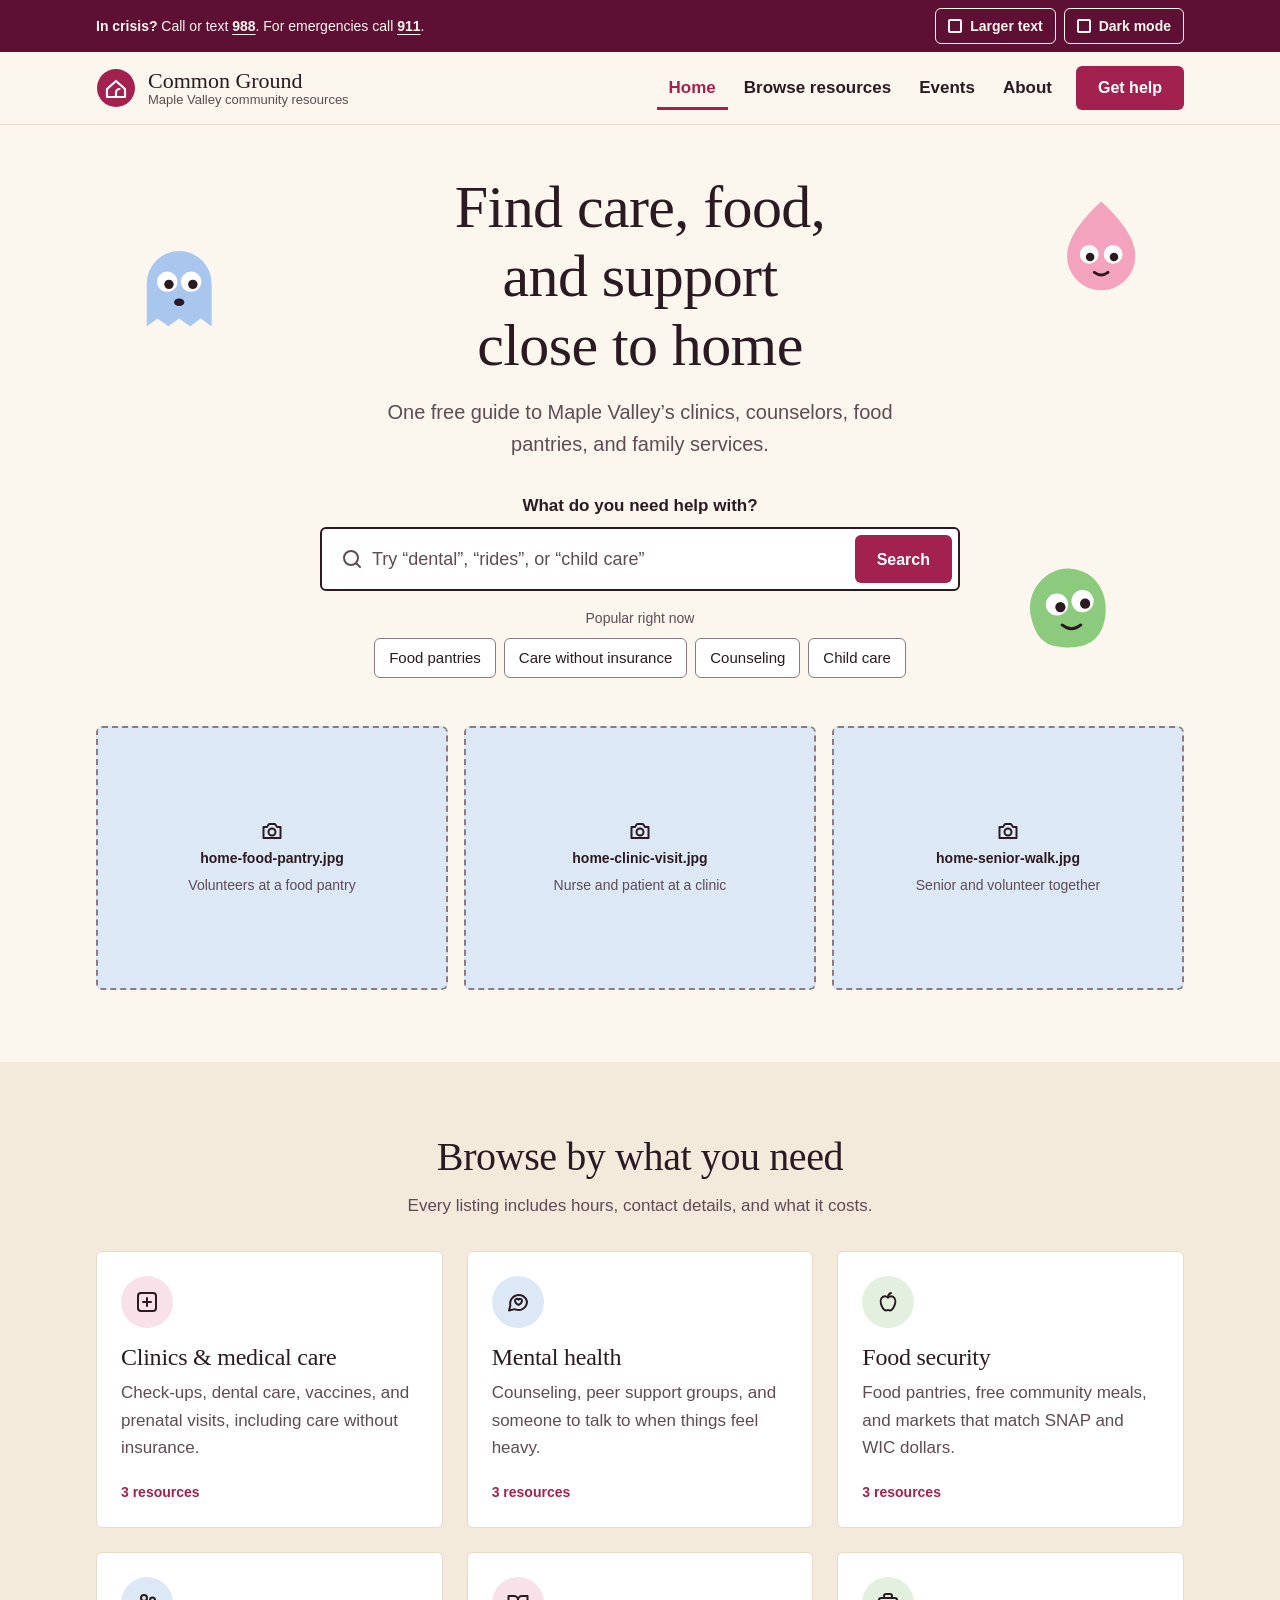
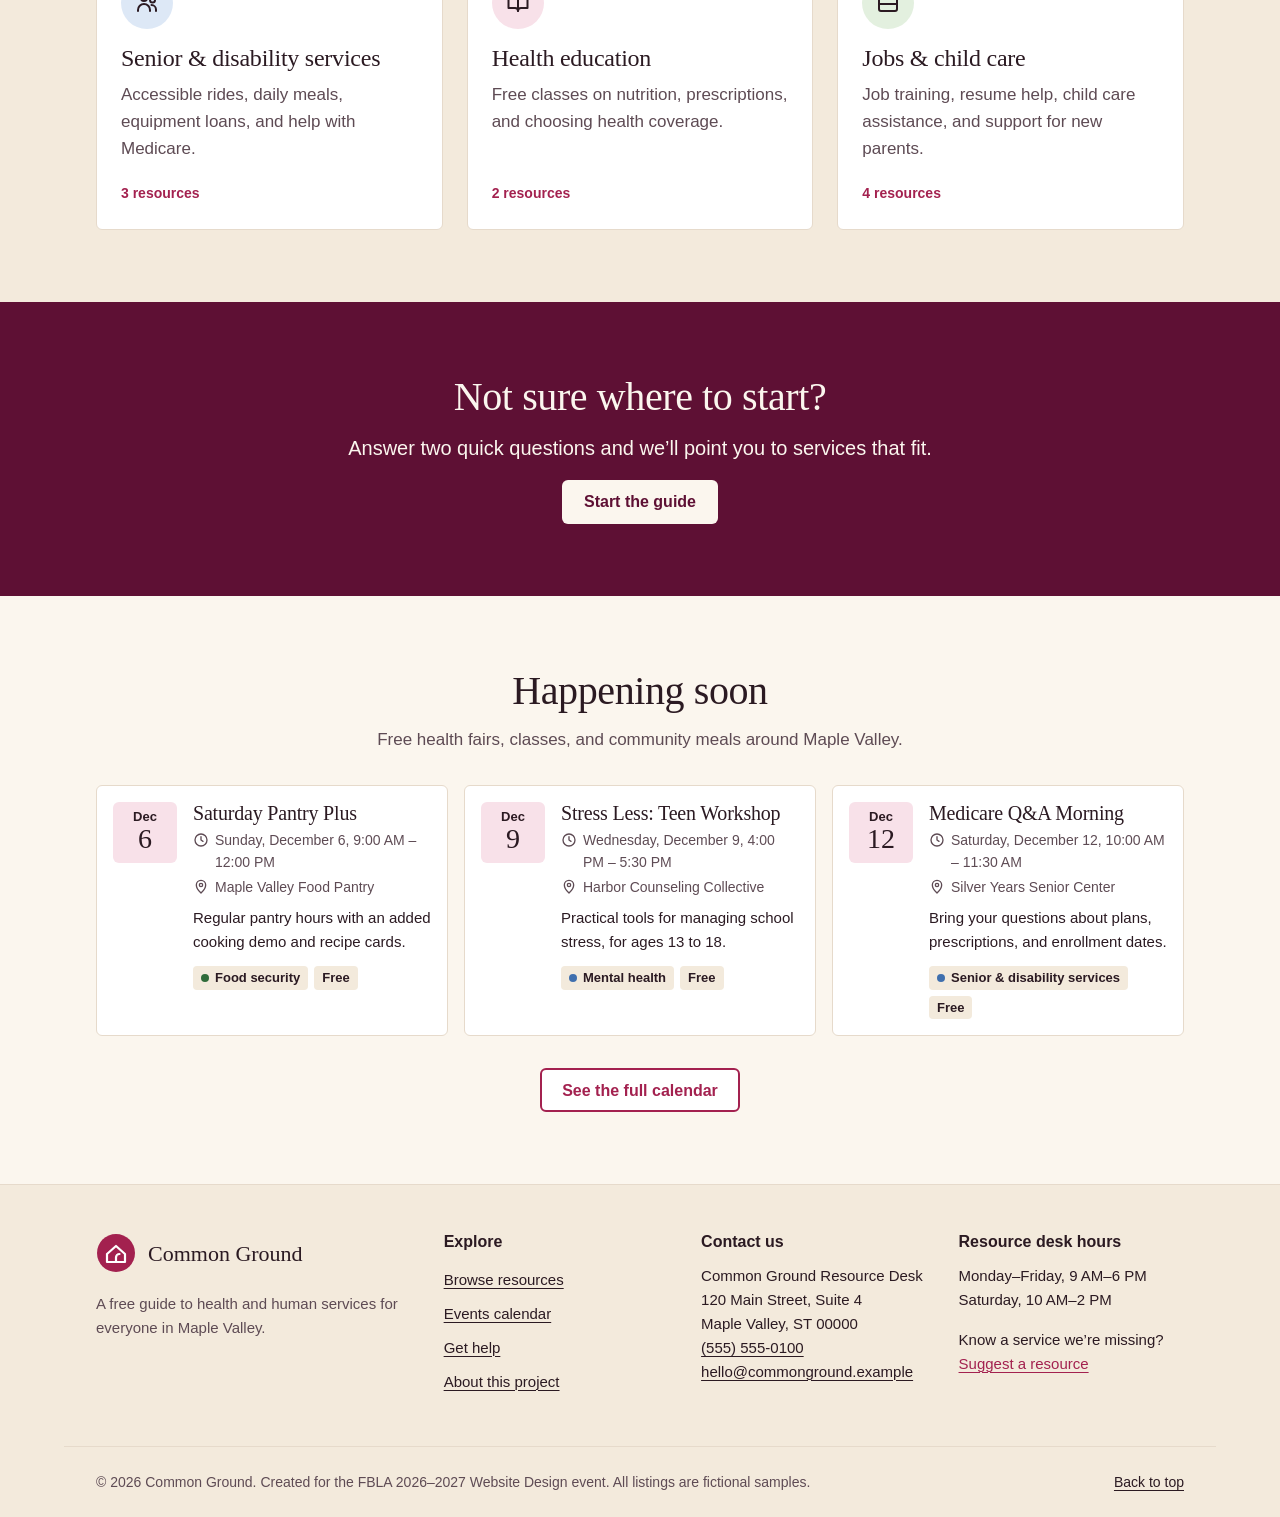
<file: index.html>
<!DOCTYPE html>
<html lang="en">
<head>
  <meta charset="utf-8">
  <meta name="viewport" content="width=device-width, initial-scale=1">
  <title>Common Ground | Maple Valley Community Resources</title>
  <meta name="description" content="Find free and low-cost clinics, mental health support, food, senior services, health classes, jobs, and child care in Maple Valley.">
  <!-- Inline favicon so no extra file request is made -->
  <link rel="icon" href="data:image/svg+xml,%3Csvg xmlns='http://www.w3.org/2000/svg' viewBox='0 0 40 40'%3E%3Ccircle cx='20' cy='20' r='19' fill='%23A3214F'/%3E%3Cpath d='M11 21l9-8 9 8v8H11z' fill='none' stroke='white' stroke-width='2.2' stroke-linejoin='round'/%3E%3C/svg%3E">
  <link rel="stylesheet" href="css/styles.css">
  <script src="js/app.js"></script>
</head>
<body data-page="home">

  <!-- ===== SHARED HEADER (identical on every page except aria-current) ===== -->
  <a class="skip-link" href="#main">Skip to main content</a>

  <div class="utility-bar" id="top">
    <div class="container utility-inner">
      <p class="crisis-note"><strong>In crisis?</strong> Call or text <a href="tel:988">988</a>. For emergencies call <a href="tel:911">911</a>.</p>
      <div class="display-controls" role="group" aria-label="Display settings">
        <button type="button" class="util-btn" id="text-toggle" aria-pressed="false"><span class="state" aria-hidden="true"></span>Larger text</button>
        <button type="button" class="util-btn" id="theme-toggle" aria-pressed="false"><span class="state" aria-hidden="true"></span>Dark mode</button>
      </div>
    </div>
  </div>

  <header class="site-header">
    <div class="container header-inner">
      <a class="brand" href="index.html">
        <svg class="brand-mark" viewBox="0 0 40 40" aria-hidden="true" focusable="false">
          <circle class="mark-bg" cx="20" cy="20" r="19"/>
          <path class="mark-fg" d="M11 21l9-8 9 8v8H11z"/>
          <path class="mark-fg" d="M20 29v-4.5a3.5 3.5 0 0 1 3.5-3.5"/>
        </svg>
        <span class="brand-text">
          <span class="brand-name">Common Ground</span>
          <span class="brand-sub">Maple Valley community resources</span>
        </span>
      </a>
      <button type="button" class="btn btn-ghost btn-sm nav-toggle" id="nav-toggle" aria-expanded="false" aria-controls="site-nav">
        <svg class="icon" aria-hidden="true" focusable="false"><use href="#i-menu"></use></svg>Menu
      </button>
      <nav class="site-nav" id="site-nav" aria-label="Main">
        <ul>
          <li><a href="index.html" aria-current="page">Home</a></li>
          <li><a href="browse.html">Browse resources</a></li>
          <li><a href="events.html">Events</a></li>
          <li><a href="about.html">About</a></li>
          <li><a class="btn btn-primary nav-cta" href="get-help.html">Get help</a></li>
        </ul>
      </nav>
    </div>
  </header>
  <!-- ===== END SHARED HEADER ===== -->

  <main id="main">

    <!-- HERO: headline, value proposition, search -->
    <section class="hero" aria-labelledby="hero-title">
      <div class="container">
        <div class="hero-intro">
          <!-- Friendly characters: inline row on phones/tablets, floating on desktop -->
          <div class="mascot-row" aria-hidden="true">
            <svg class="mascot" focusable="false"><use href="#m-ghost"></use></svg>
            <svg class="mascot" focusable="false"><use href="#m-blob"></use></svg>
            <svg class="mascot" focusable="false"><use href="#m-drop"></use></svg>
          </div>
          <svg class="mascot mascot--float pos-left-top" aria-hidden="true" focusable="false"><use href="#m-ghost"></use></svg>
          <svg class="mascot mascot--float pos-right-top" aria-hidden="true" focusable="false"><use href="#m-drop"></use></svg>
          <svg class="mascot mascot--float pos-right-bottom" aria-hidden="true" focusable="false"><use href="#m-blob"></use></svg>

          <h1 id="hero-title">Find care, food, and support close to home</h1>
          <p class="hero-lead">One free guide to Maple Valley’s clinics, counselors, food pantries, and family services.</p>

          <!-- Works without JavaScript: submits ?q= to the directory -->
          <form class="hero-search" action="browse.html" method="get" role="search">
            <label for="hero-q">What do you need help with?</label>
            <div class="search-bar">
              <div class="input-icon">
                <svg class="icon" aria-hidden="true" focusable="false"><use href="#i-search"></use></svg>
                <input id="hero-q" name="q" type="search" placeholder="Try “dental”, “rides”, or “child care”" autocomplete="off">
              </div>
              <button type="submit" class="btn btn-primary">Search</button>
            </div>
          </form>

          <p class="quick-links-label" id="popular-label">Popular right now</p>
          <ul class="quick-links" aria-labelledby="popular-label">
            <li><a class="chip-link" href="browse.html?category=food">Food pantries</a></li>
            <li><a class="chip-link" href="browse.html?category=clinics&amp;tags=noinsurance">Care without insurance</a></li>
            <li><a class="chip-link" href="browse.html?category=mental">Counseling</a></li>
            <li><a class="chip-link" href="browse.html?q=child%20care">Child care</a></li>
          </ul>
        </div>

        <!-- PHOTO SLOTS 1–3 (see PHOTOS.md). Only the first shows on phones. -->
        <div class="photo-strip">
          <figure class="photo">
            <!-- REPLACE the div below with:
                 <img src="images/home-food-pantry.jpg" width="1200" height="900"
                      alt="Volunteers handing bags of fresh produce to a neighbor at a community food pantry"> -->
            <div class="photo-placeholder" role="img" aria-label="Volunteers handing bags of fresh produce to a neighbor at a community food pantry">
              <svg class="icon" aria-hidden="true" focusable="false"><use href="#i-camera"></use></svg>
              <span class="photo-file">home-food-pantry.jpg</span>
              <span class="photo-hint">Volunteers at a food pantry</span>
            </div>
          </figure>
          <figure class="photo">
            <!-- REPLACE with: <img src="images/home-clinic-visit.jpg" width="1200" height="900" loading="lazy"
                 alt="A nurse talking with a smiling patient during a check-up at a community clinic"> -->
            <div class="photo-placeholder" role="img" aria-label="A nurse talking with a smiling patient during a check-up at a community clinic">
              <svg class="icon" aria-hidden="true" focusable="false"><use href="#i-camera"></use></svg>
              <span class="photo-file">home-clinic-visit.jpg</span>
              <span class="photo-hint">Nurse and patient at a clinic</span>
            </div>
          </figure>
          <figure class="photo">
            <!-- REPLACE with: <img src="images/home-senior-walk.jpg" width="1200" height="900" loading="lazy"
                 alt="An older adult and a young volunteer laughing together outside a senior center"> -->
            <div class="photo-placeholder" role="img" aria-label="An older adult and a young volunteer laughing together outside a senior center">
              <svg class="icon" aria-hidden="true" focusable="false"><use href="#i-camera"></use></svg>
              <span class="photo-file">home-senior-walk.jpg</span>
              <span class="photo-hint">Senior and volunteer together</span>
            </div>
          </figure>
        </div>
      </div>
    </section>

    <!-- CATEGORIES: six featured resource categories -->
    <section class="section section--surface" aria-labelledby="categories-title">
      <div class="container">
        <div class="section-head">
          <h2 id="categories-title">Browse by what you need</h2>
          <p>Every listing includes hours, contact details, and what it costs.</p>
        </div>
        <ul class="category-grid">
          <li>
            <article class="category-card">
              <span class="badge tint-berry" aria-hidden="true"><svg class="icon" focusable="false"><use href="#i-clinic"></use></svg></span>
              <h3><a class="stretched-link" href="browse.html?category=clinics">Clinics &amp; medical care</a></h3>
              <p>Check-ups, dental care, vaccines, and prenatal visits, including care without insurance.</p>
              <p class="category-count" data-count-for="clinics">3 resources</p>
            </article>
          </li>
          <li>
            <article class="category-card">
              <span class="badge tint-sky" aria-hidden="true"><svg class="icon" focusable="false"><use href="#i-mental"></use></svg></span>
              <h3><a class="stretched-link" href="browse.html?category=mental">Mental health</a></h3>
              <p>Counseling, peer support groups, and someone to talk to when things feel heavy.</p>
              <p class="category-count" data-count-for="mental">3 resources</p>
            </article>
          </li>
          <li>
            <article class="category-card">
              <span class="badge tint-leaf" aria-hidden="true"><svg class="icon" focusable="false"><use href="#i-food"></use></svg></span>
              <h3><a class="stretched-link" href="browse.html?category=food">Food security</a></h3>
              <p>Food pantries, free community meals, and markets that match SNAP and WIC dollars.</p>
              <p class="category-count" data-count-for="food">3 resources</p>
            </article>
          </li>
          <li>
            <article class="category-card">
              <span class="badge tint-sky" aria-hidden="true"><svg class="icon" focusable="false"><use href="#i-seniors"></use></svg></span>
              <h3><a class="stretched-link" href="browse.html?category=seniors">Senior &amp; disability services</a></h3>
              <p>Accessible rides, daily meals, equipment loans, and help with Medicare.</p>
              <p class="category-count" data-count-for="seniors">3 resources</p>
            </article>
          </li>
          <li>
            <article class="category-card">
              <span class="badge tint-berry" aria-hidden="true"><svg class="icon" focusable="false"><use href="#i-education"></use></svg></span>
              <h3><a class="stretched-link" href="browse.html?category=education">Health education</a></h3>
              <p>Free classes on nutrition, prescriptions, and choosing health coverage.</p>
              <p class="category-count" data-count-for="education">2 resources</p>
            </article>
          </li>
          <li>
            <article class="category-card">
              <span class="badge tint-leaf" aria-hidden="true"><svg class="icon" focusable="false"><use href="#i-family"></use></svg></span>
              <h3><a class="stretched-link" href="browse.html?category=family">Jobs &amp; child care</a></h3>
              <p>Job training, resume help, child care assistance, and support for new parents.</p>
              <p class="category-count" data-count-for="family">4 resources</p>
            </article>
          </li>
        </ul>
      </div>
    </section>

    <!-- GET HELP BAND -->
    <section class="band" aria-labelledby="band-title">
      <div class="container">
        <div class="band-inner">
          <h2 id="band-title">Not sure where to start?</h2>
          <p>Answer two quick questions and we’ll point you to services that fit.</p>
          <a class="btn btn-light" href="get-help.html">Start the guide</a>
        </div>
      </div>
    </section>

    <!-- UPCOMING EVENTS (filled from js/app.js) -->
    <section class="section" aria-labelledby="events-title">
      <div class="container">
        <div class="section-head">
          <h2 id="events-title">Happening soon</h2>
          <p>Free health fairs, classes, and community meals around Maple Valley.</p>
        </div>
        <ul class="event-list event-list--home" id="home-events">
          <!-- Rendered by JavaScript. The line below only shows if scripts are off. -->
          <li><p>See the <a href="events.html">events calendar</a> for upcoming dates.</p></li>
        </ul>
        <div class="section-foot">
          <a class="btn btn-secondary" href="events.html">See the full calendar</a>
        </div>
      </div>
    </section>

  </main>

  <!-- ===== SHARED FOOTER (identical on every page) ===== -->
  <footer class="site-footer">
    <div class="container footer-grid">
      <div class="footer-brand">
        <a class="brand" href="index.html">
          <svg class="brand-mark" viewBox="0 0 40 40" aria-hidden="true" focusable="false">
            <circle class="mark-bg" cx="20" cy="20" r="19"/>
            <path class="mark-fg" d="M11 21l9-8 9 8v8H11z"/>
            <path class="mark-fg" d="M20 29v-4.5a3.5 3.5 0 0 1 3.5-3.5"/>
          </svg>
          <span class="brand-text"><span class="brand-name">Common Ground</span></span>
        </a>
        <p>A free guide to health and human services for everyone in Maple Valley.</p>
      </div>
      <nav aria-label="Footer">
        <h2 class="footer-title">Explore</h2>
        <ul class="footer-links">
          <li><a href="browse.html">Browse resources</a></li>
          <li><a href="events.html">Events calendar</a></li>
          <li><a href="get-help.html">Get help</a></li>
          <li><a href="about.html">About this project</a></li>
        </ul>
      </nav>
      <div>
        <h2 class="footer-title">Contact us</h2>
        <address>
          Common Ground Resource Desk<br>
          120 Main Street, Suite 4<br>
          Maple Valley, ST 00000<br>
          <a href="tel:+15555550100">(555) 555-0100</a><br>
          <a href="mailto:hello@commonground.example">hello@commonground.example</a>
        </address>
      </div>
      <div>
        <h2 class="footer-title">Resource desk hours</h2>
        <p>Monday–Friday, 9 AM–6 PM<br>Saturday, 10 AM–2 PM</p>
        <p>Know a service we’re missing? <a href="mailto:hello@commonground.example?subject=Suggest%20a%20resource">Suggest a resource</a></p>
      </div>
    </div>
    <div class="container footer-bottom">
      <p>© 2026 Common Ground. Created for the FBLA 2026–2027 Website Design event. All listings are fictional samples.</p>
      <a href="#top">Back to top</a>
    </div>
  </footer>
  <!-- ===== END SHARED FOOTER ===== -->

</body>
</html>
</file>
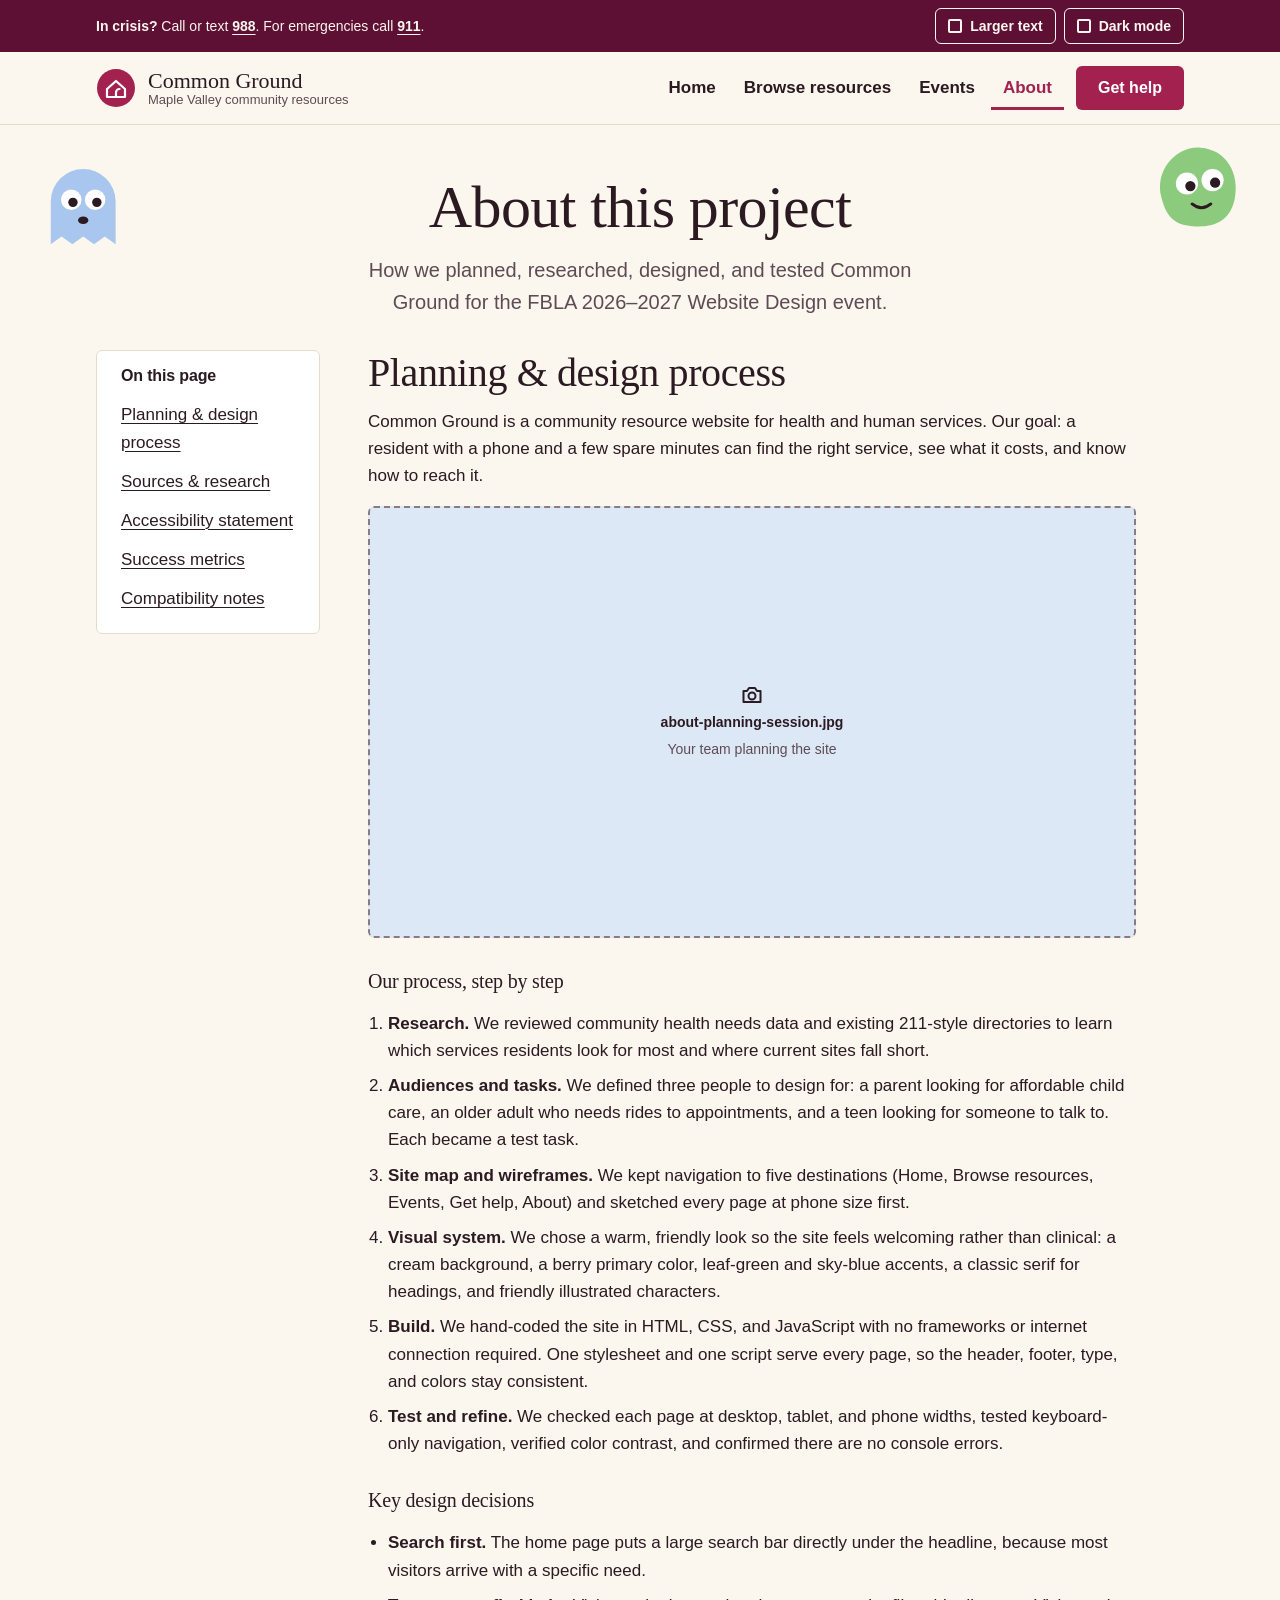
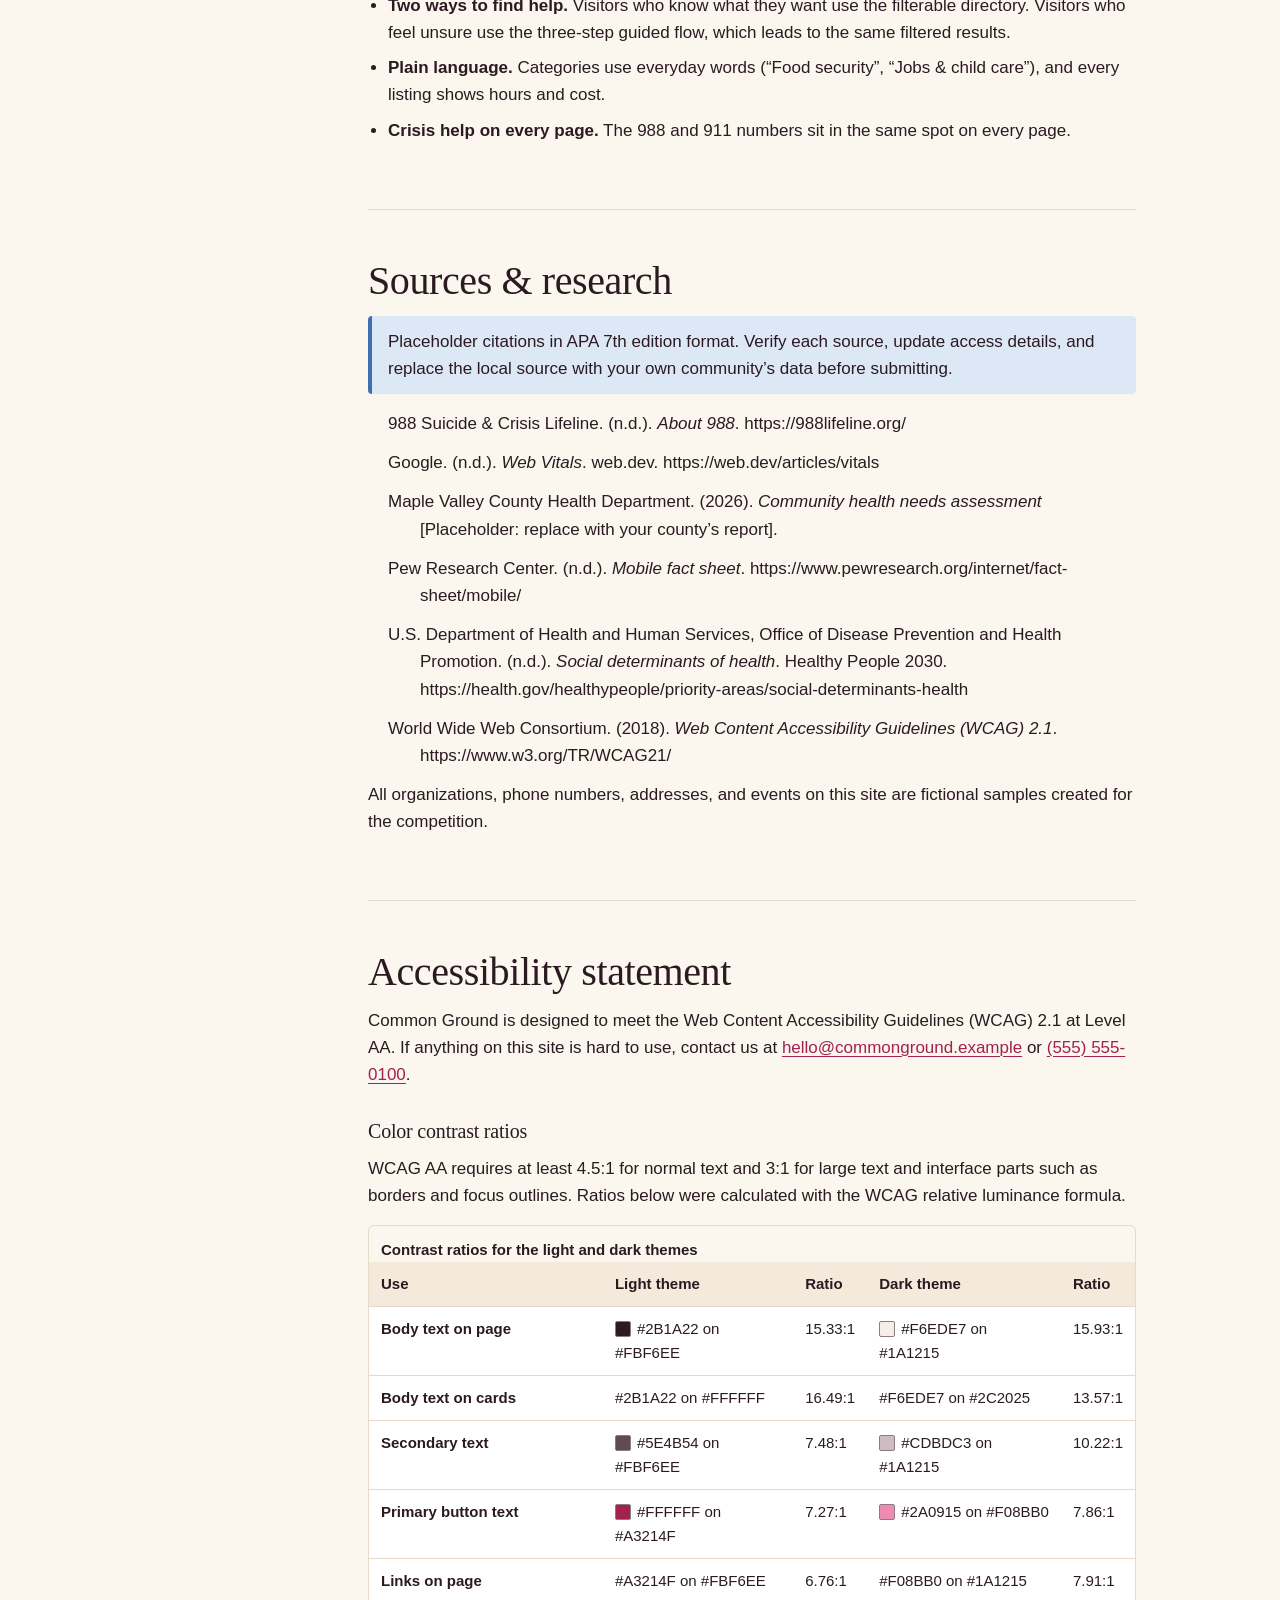
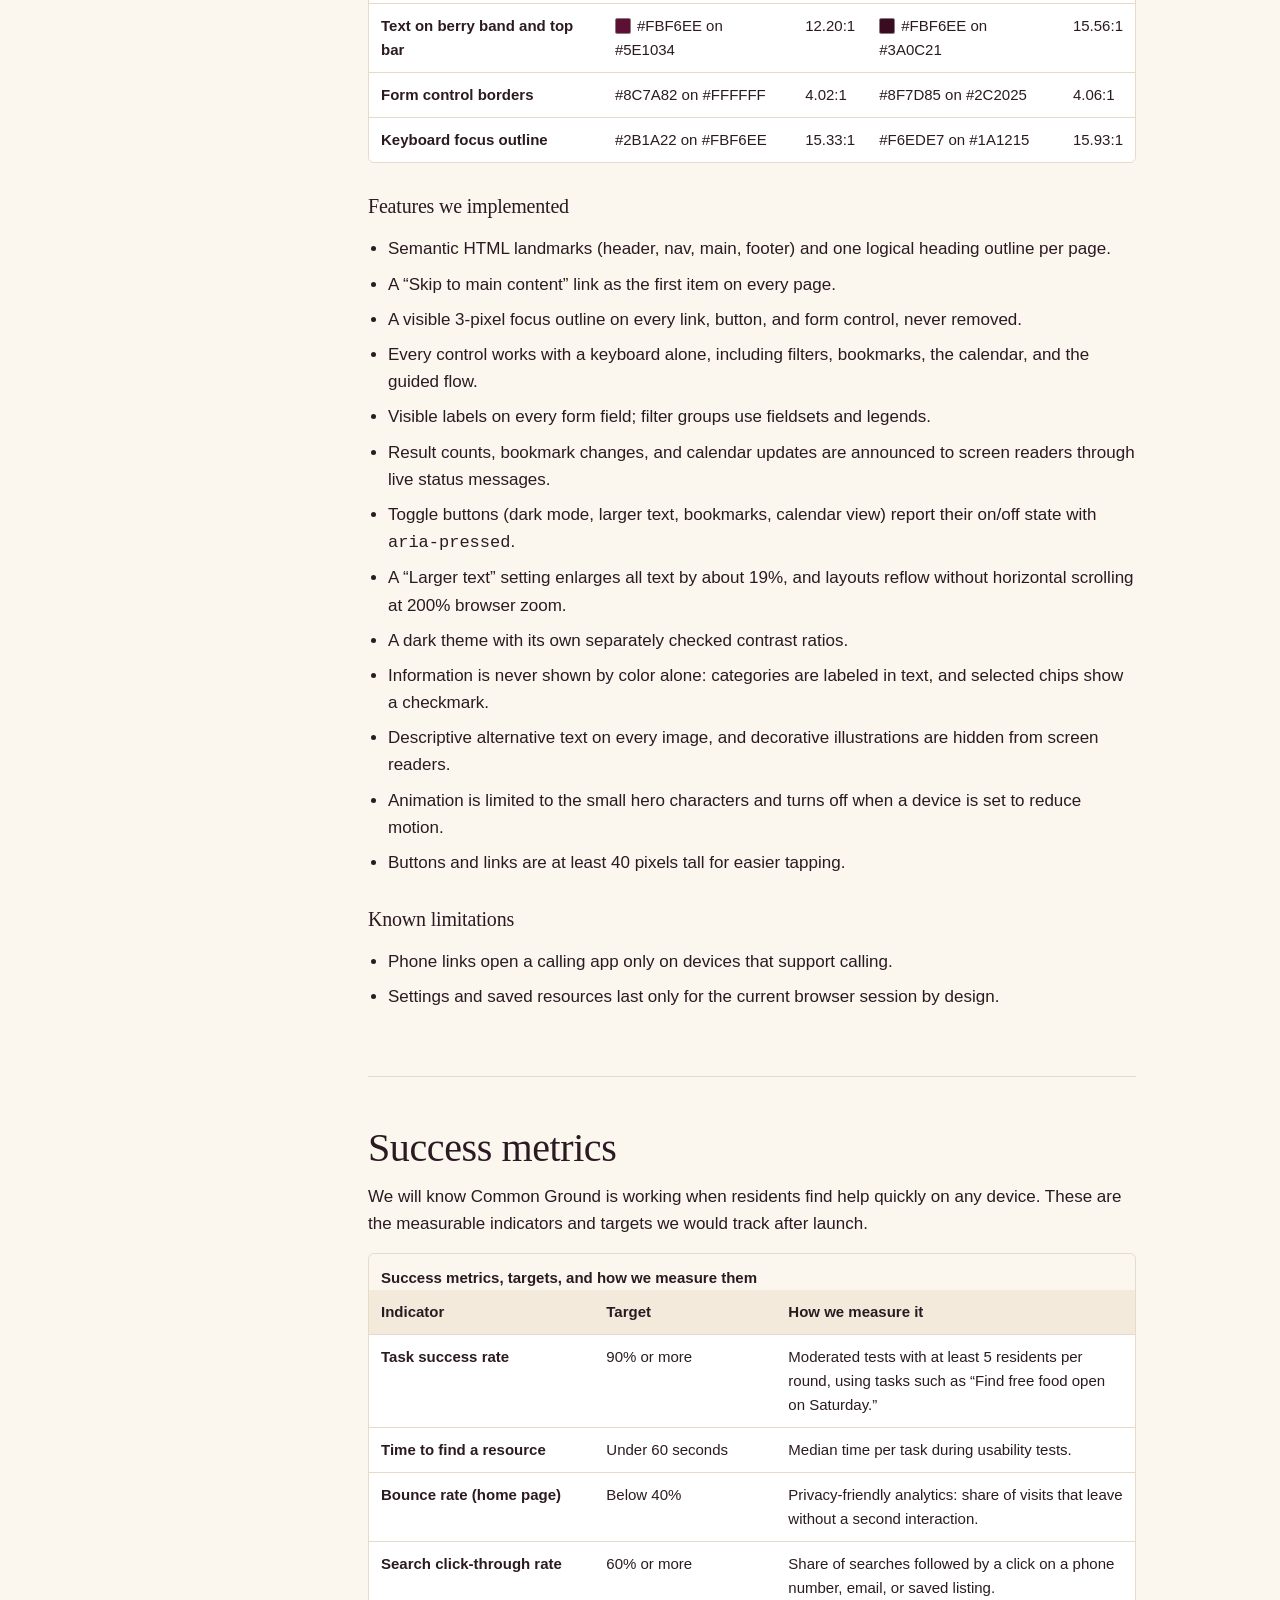
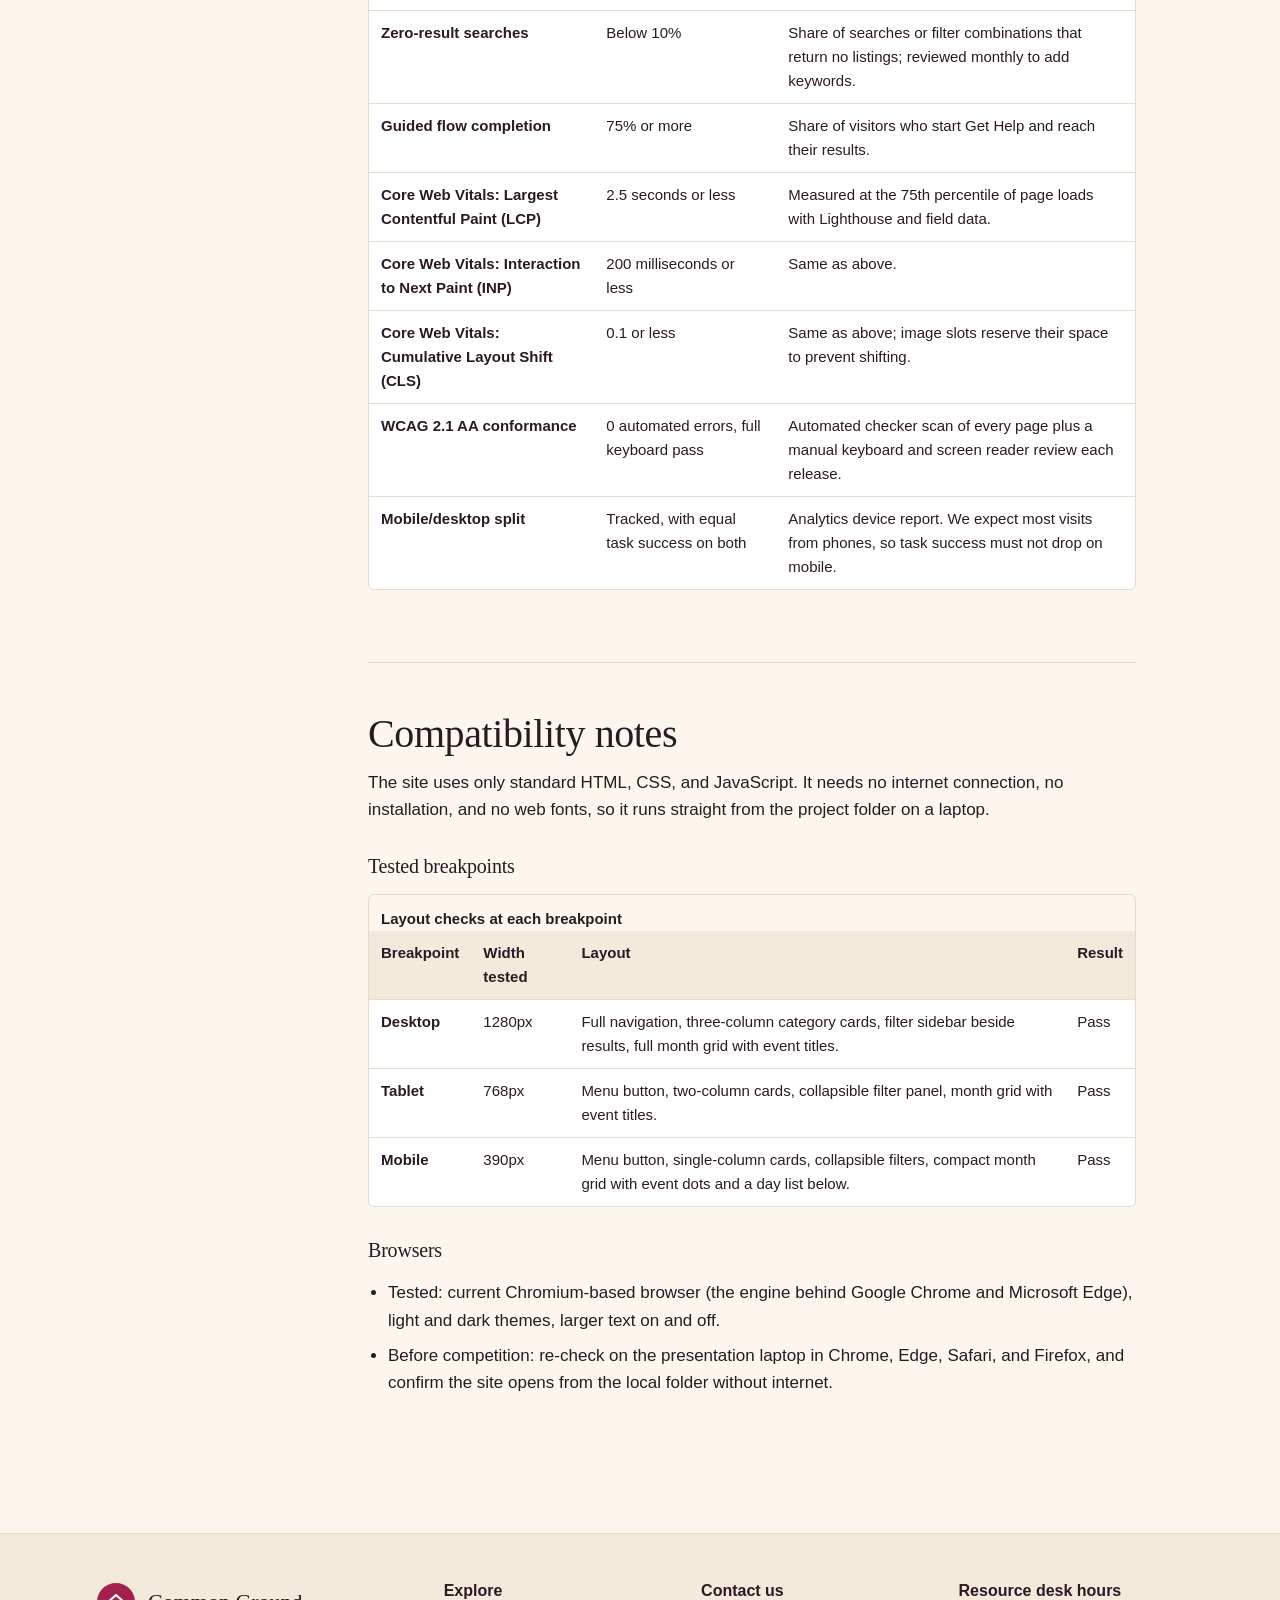
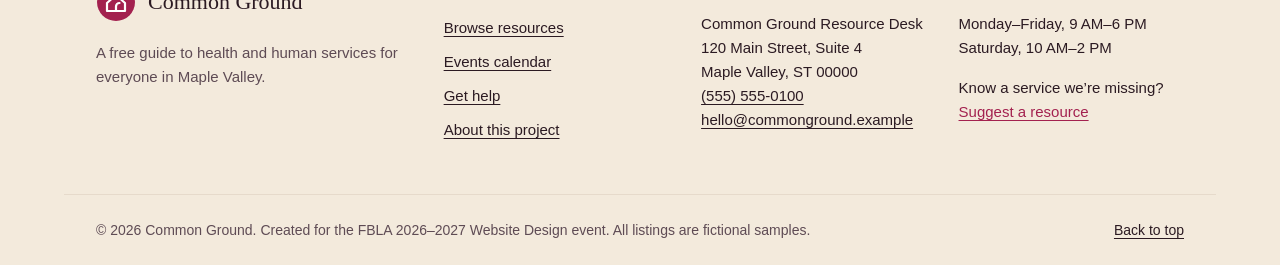
<file: about.html>
<!DOCTYPE html>
<html lang="en">
<head>
  <meta charset="utf-8">
  <meta name="viewport" content="width=device-width, initial-scale=1">
  <title>About This Project | Common Ground</title>
  <meta name="description" content="How Common Ground was planned, researched, designed for accessibility, and tested.">
  <link rel="icon" href="data:image/svg+xml,%3Csvg xmlns='http://www.w3.org/2000/svg' viewBox='0 0 40 40'%3E%3Ccircle cx='20' cy='20' r='19' fill='%23A3214F'/%3E%3Cpath d='M11 21l9-8 9 8v8H11z' fill='none' stroke='white' stroke-width='2.2' stroke-linejoin='round'/%3E%3C/svg%3E">
  <link rel="stylesheet" href="css/styles.css">
  <script src="js/app.js"></script>
</head>
<body data-page="about">

  <!-- ===== SHARED HEADER (identical on every page except aria-current) ===== -->
  <a class="skip-link" href="#main">Skip to main content</a>

  <div class="utility-bar" id="top">
    <div class="container utility-inner">
      <p class="crisis-note"><strong>In crisis?</strong> Call or text <a href="tel:988">988</a>. For emergencies call <a href="tel:911">911</a>.</p>
      <div class="display-controls" role="group" aria-label="Display settings">
        <button type="button" class="util-btn" id="text-toggle" aria-pressed="false"><span class="state" aria-hidden="true"></span>Larger text</button>
        <button type="button" class="util-btn" id="theme-toggle" aria-pressed="false"><span class="state" aria-hidden="true"></span>Dark mode</button>
      </div>
    </div>
  </div>

  <header class="site-header">
    <div class="container header-inner">
      <a class="brand" href="index.html">
        <svg class="brand-mark" viewBox="0 0 40 40" aria-hidden="true" focusable="false">
          <circle class="mark-bg" cx="20" cy="20" r="19"/>
          <path class="mark-fg" d="M11 21l9-8 9 8v8H11z"/>
          <path class="mark-fg" d="M20 29v-4.5a3.5 3.5 0 0 1 3.5-3.5"/>
        </svg>
        <span class="brand-text">
          <span class="brand-name">Common Ground</span>
          <span class="brand-sub">Maple Valley community resources</span>
        </span>
      </a>
      <button type="button" class="btn btn-ghost btn-sm nav-toggle" id="nav-toggle" aria-expanded="false" aria-controls="site-nav">
        <svg class="icon" aria-hidden="true" focusable="false"><use href="#i-menu"></use></svg>Menu
      </button>
      <nav class="site-nav" id="site-nav" aria-label="Main">
        <ul>
          <li><a href="index.html">Home</a></li>
          <li><a href="browse.html">Browse resources</a></li>
          <li><a href="events.html">Events</a></li>
          <li><a href="about.html" aria-current="page">About</a></li>
          <li><a class="btn btn-primary nav-cta" href="get-help.html">Get help</a></li>
        </ul>
      </nav>
    </div>
  </header>
  <!-- ===== END SHARED HEADER ===== -->

  <main id="main">

    <section class="page-hero" aria-labelledby="page-title">
      <div class="container">
        <div class="mascot-row" aria-hidden="true">
          <svg class="mascot" focusable="false"><use href="#m-sprout"></use></svg>
        </div>
        <svg class="mascot mascot--float pos-left-top" aria-hidden="true" focusable="false"><use href="#m-ghost"></use></svg>
        <svg class="mascot mascot--float pos-right-top" aria-hidden="true" focusable="false"><use href="#m-blob"></use></svg>
        <h1 id="page-title">About this project</h1>
        <p>How we planned, researched, designed, and tested Common Ground for the FBLA 2026–2027 Website Design event.</p>
      </div>
    </section>

    <div class="container about-layout">

      <nav class="toc" aria-labelledby="toc-title">
        <h2 id="toc-title">On this page</h2>
        <ol>
          <li><a href="#process">Planning &amp; design process</a></li>
          <li><a href="#sources">Sources &amp; research</a></li>
          <li><a href="#accessibility">Accessibility statement</a></li>
          <li><a href="#metrics">Success metrics</a></li>
          <li><a href="#compatibility">Compatibility notes</a></li>
        </ol>
      </nav>

      <div class="prose">

        <!-- ============ PLANNING & DESIGN PROCESS ============ -->
        <section id="process" aria-labelledby="process-title">
          <h2 id="process-title">Planning &amp; design process</h2>
          <p>Common Ground is a community resource website for health and human services. Our goal: a resident with a phone and a few spare minutes can find the right service, see what it costs, and know how to reach it.</p>

          <!-- PHOTO SLOT 6 -->
          <figure class="photo photo--wide">
            <!-- REPLACE the div below with:
                 <img src="images/about-planning-session.jpg" width="1600" height="900" loading="lazy"
                      alt="Our student team sketching website wireframes with paper and sticky notes"> -->
            <div class="photo-placeholder" role="img" aria-label="Our student team sketching website wireframes with paper and sticky notes">
              <svg class="icon" aria-hidden="true" focusable="false"><use href="#i-camera"></use></svg>
              <span class="photo-file">about-planning-session.jpg</span>
              <span class="photo-hint">Your team planning the site</span>
            </div>
          </figure>

          <h3>Our process, step by step</h3>
          <ol>
            <li><strong>Research.</strong> We reviewed community health needs data and existing 211-style directories to learn which services residents look for most and where current sites fall short.</li>
            <li><strong>Audiences and tasks.</strong> We defined three people to design for: a parent looking for affordable child care, an older adult who needs rides to appointments, and a teen looking for someone to talk to. Each became a test task.</li>
            <li><strong>Site map and wireframes.</strong> We kept navigation to five destinations (Home, Browse resources, Events, Get help, About) and sketched every page at phone size first.</li>
            <li><strong>Visual system.</strong> We chose a warm, friendly look so the site feels welcoming rather than clinical: a cream background, a berry primary color, leaf-green and sky-blue accents, a classic serif for headings, and friendly illustrated characters.</li>
            <li><strong>Build.</strong> We hand-coded the site in HTML, CSS, and JavaScript with no frameworks or internet connection required. One stylesheet and one script serve every page, so the header, footer, type, and colors stay consistent.</li>
            <li><strong>Test and refine.</strong> We checked each page at desktop, tablet, and phone widths, tested keyboard-only navigation, verified color contrast, and confirmed there are no console errors.</li>
          </ol>

          <h3>Key design decisions</h3>
          <ul>
            <li><strong>Search first.</strong> The home page puts a large search bar directly under the headline, because most visitors arrive with a specific need.</li>
            <li><strong>Two ways to find help.</strong> Visitors who know what they want use the filterable directory. Visitors who feel unsure use the three-step guided flow, which leads to the same filtered results.</li>
            <li><strong>Plain language.</strong> Categories use everyday words (“Food security”, “Jobs &amp; child care”), and every listing shows hours and cost.</li>
            <li><strong>Crisis help on every page.</strong> The 988 and 911 numbers sit in the same spot on every page.</li>
          </ul>
        </section>

        <!-- ============ SOURCES & RESEARCH ============ -->
        <section id="sources" aria-labelledby="sources-title">
          <h2 id="sources-title">Sources &amp; research</h2>
          <p class="note">Placeholder citations in APA 7th edition format. Verify each source, update access details, and replace the local source with your own community’s data before submitting.</p>
          <ol class="citations">
            <li>988 Suicide &amp; Crisis Lifeline. (n.d.). <cite>About 988</cite>. https://988lifeline.org/</li>
            <li>Google. (n.d.). <cite>Web Vitals</cite>. web.dev. https://web.dev/articles/vitals</li>
            <li>Maple Valley County Health Department. (2026). <cite>Community health needs assessment</cite> [Placeholder: replace with your county’s report].</li>
            <li>Pew Research Center. (n.d.). <cite>Mobile fact sheet</cite>. https://www.pewresearch.org/internet/fact-sheet/mobile/</li>
            <li>U.S. Department of Health and Human Services, Office of Disease Prevention and Health Promotion. (n.d.). <cite>Social determinants of health</cite>. Healthy People 2030. https://health.gov/healthypeople/priority-areas/social-determinants-health</li>
            <li>World Wide Web Consortium. (2018). <cite>Web Content Accessibility Guidelines (WCAG) 2.1</cite>. https://www.w3.org/TR/WCAG21/</li>
          </ol>
          <p>All organizations, phone numbers, addresses, and events on this site are fictional samples created for the competition.</p>
        </section>

        <!-- ============ ACCESSIBILITY STATEMENT ============ -->
        <section id="accessibility" aria-labelledby="accessibility-title">
          <h2 id="accessibility-title">Accessibility statement</h2>
          <p>Common Ground is designed to meet the Web Content Accessibility Guidelines (WCAG) 2.1 at Level AA. If anything on this site is hard to use, contact us at <a href="mailto:hello@commonground.example">hello@commonground.example</a> or <a href="tel:+15555550100">(555) 555-0100</a>.</p>

          <h3>Color contrast ratios</h3>
          <p>WCAG AA requires at least 4.5:1 for normal text and 3:1 for large text and interface parts such as borders and focus outlines. Ratios below were calculated with the WCAG relative luminance formula.</p>
          <div class="table-wrap" tabindex="0" role="region" aria-labelledby="contrast-caption">
            <table class="data">
              <caption id="contrast-caption">Contrast ratios for the light and dark themes</caption>
              <thead>
                <tr><th scope="col">Use</th><th scope="col">Light theme</th><th scope="col">Ratio</th><th scope="col">Dark theme</th><th scope="col">Ratio</th></tr>
              </thead>
              <tbody>
                <tr>
                  <th scope="row">Body text on page</th>
                  <td><span class="swatch" style="background:#2B1A22"></span>#2B1A22 on #FBF6EE</td><td>15.33:1</td>
                  <td><span class="swatch" style="background:#F6EDE7"></span>#F6EDE7 on #1A1215</td><td>15.93:1</td>
                </tr>
                <tr>
                  <th scope="row">Body text on cards</th>
                  <td>#2B1A22 on #FFFFFF</td><td>16.49:1</td>
                  <td>#F6EDE7 on #2C2025</td><td>13.57:1</td>
                </tr>
                <tr>
                  <th scope="row">Secondary text</th>
                  <td><span class="swatch" style="background:#5E4B54"></span>#5E4B54 on #FBF6EE</td><td>7.48:1</td>
                  <td><span class="swatch" style="background:#CDBDC3"></span>#CDBDC3 on #1A1215</td><td>10.22:1</td>
                </tr>
                <tr>
                  <th scope="row">Primary button text</th>
                  <td><span class="swatch" style="background:#A3214F"></span>#FFFFFF on #A3214F</td><td>7.27:1</td>
                  <td><span class="swatch" style="background:#F08BB0"></span>#2A0915 on #F08BB0</td><td>7.86:1</td>
                </tr>
                <tr>
                  <th scope="row">Links on page</th>
                  <td>#A3214F on #FBF6EE</td><td>6.76:1</td>
                  <td>#F08BB0 on #1A1215</td><td>7.91:1</td>
                </tr>
                <tr>
                  <th scope="row">Text on berry band and top bar</th>
                  <td><span class="swatch" style="background:#5E1034"></span>#FBF6EE on #5E1034</td><td>12.20:1</td>
                  <td><span class="swatch" style="background:#3A0C21"></span>#FBF6EE on #3A0C21</td><td>15.56:1</td>
                </tr>
                <tr>
                  <th scope="row">Form control borders</th>
                  <td>#8C7A82 on #FFFFFF</td><td>4.02:1</td>
                  <td>#8F7D85 on #2C2025</td><td>4.06:1</td>
                </tr>
                <tr>
                  <th scope="row">Keyboard focus outline</th>
                  <td>#2B1A22 on #FBF6EE</td><td>15.33:1</td>
                  <td>#F6EDE7 on #1A1215</td><td>15.93:1</td>
                </tr>
              </tbody>
            </table>
          </div>

          <h3>Features we implemented</h3>
          <ul>
            <li>Semantic HTML landmarks (header, nav, main, footer) and one logical heading outline per page.</li>
            <li>A “Skip to main content” link as the first item on every page.</li>
            <li>A visible 3-pixel focus outline on every link, button, and form control, never removed.</li>
            <li>Every control works with a keyboard alone, including filters, bookmarks, the calendar, and the guided flow.</li>
            <li>Visible labels on every form field; filter groups use fieldsets and legends.</li>
            <li>Result counts, bookmark changes, and calendar updates are announced to screen readers through live status messages.</li>
            <li>Toggle buttons (dark mode, larger text, bookmarks, calendar view) report their on/off state with <code>aria-pressed</code>.</li>
            <li>A “Larger text” setting enlarges all text by about 19%, and layouts reflow without horizontal scrolling at 200% browser zoom.</li>
            <li>A dark theme with its own separately checked contrast ratios.</li>
            <li>Information is never shown by color alone: categories are labeled in text, and selected chips show a checkmark.</li>
            <li>Descriptive alternative text on every image, and decorative illustrations are hidden from screen readers.</li>
            <li>Animation is limited to the small hero characters and turns off when a device is set to reduce motion.</li>
            <li>Buttons and links are at least 40 pixels tall for easier tapping.</li>
          </ul>

          <h3>Known limitations</h3>
          <ul>
            <li>Phone links open a calling app only on devices that support calling.</li>
            <li>Settings and saved resources last only for the current browser session by design.</li>
          </ul>
        </section>

        <!-- ============ SUCCESS METRICS ============ -->
        <section id="metrics" aria-labelledby="metrics-title">
          <h2 id="metrics-title">Success metrics</h2>
          <p>We will know Common Ground is working when residents find help quickly on any device. These are the measurable indicators and targets we would track after launch.</p>
          <div class="table-wrap" tabindex="0" role="region" aria-labelledby="metrics-caption">
            <table class="data">
              <caption id="metrics-caption">Success metrics, targets, and how we measure them</caption>
              <thead>
                <tr><th scope="col">Indicator</th><th scope="col">Target</th><th scope="col">How we measure it</th></tr>
              </thead>
              <tbody>
                <tr><th scope="row">Task success rate</th><td>90% or more</td><td>Moderated tests with at least 5 residents per round, using tasks such as “Find free food open on Saturday.”</td></tr>
                <tr><th scope="row">Time to find a resource</th><td>Under 60 seconds</td><td>Median time per task during usability tests.</td></tr>
                <tr><th scope="row">Bounce rate (home page)</th><td>Below 40%</td><td>Privacy-friendly analytics: share of visits that leave without a second interaction.</td></tr>
                <tr><th scope="row">Search click-through rate</th><td>60% or more</td><td>Share of searches followed by a click on a phone number, email, or saved listing.</td></tr>
                <tr><th scope="row">Zero-result searches</th><td>Below 10%</td><td>Share of searches or filter combinations that return no listings; reviewed monthly to add keywords.</td></tr>
                <tr><th scope="row">Guided flow completion</th><td>75% or more</td><td>Share of visitors who start Get Help and reach their results.</td></tr>
                <tr><th scope="row">Core Web Vitals: Largest Contentful Paint (LCP)</th><td>2.5 seconds or less</td><td>Measured at the 75th percentile of page loads with Lighthouse and field data.</td></tr>
                <tr><th scope="row">Core Web Vitals: Interaction to Next Paint (INP)</th><td>200 milliseconds or less</td><td>Same as above.</td></tr>
                <tr><th scope="row">Core Web Vitals: Cumulative Layout Shift (CLS)</th><td>0.1 or less</td><td>Same as above; image slots reserve their space to prevent shifting.</td></tr>
                <tr><th scope="row">WCAG 2.1 AA conformance</th><td>0 automated errors, full keyboard pass</td><td>Automated checker scan of every page plus a manual keyboard and screen reader review each release.</td></tr>
                <tr><th scope="row">Mobile/desktop split</th><td>Tracked, with equal task success on both</td><td>Analytics device report. We expect most visits from phones, so task success must not drop on mobile.</td></tr>
              </tbody>
            </table>
          </div>
        </section>

        <!-- ============ COMPATIBILITY NOTES ============ -->
        <section id="compatibility" aria-labelledby="compatibility-title">
          <h2 id="compatibility-title">Compatibility notes</h2>
          <p>The site uses only standard HTML, CSS, and JavaScript. It needs no internet connection, no installation, and no web fonts, so it runs straight from the project folder on a laptop.</p>

          <h3>Tested breakpoints</h3>
          <div class="table-wrap" tabindex="0" role="region" aria-labelledby="breakpoints-caption">
            <table class="data">
              <caption id="breakpoints-caption">Layout checks at each breakpoint</caption>
              <thead>
                <tr><th scope="col">Breakpoint</th><th scope="col">Width tested</th><th scope="col">Layout</th><th scope="col">Result</th></tr>
              </thead>
              <tbody>
                <tr><th scope="row">Desktop</th><td>1280px</td><td>Full navigation, three-column category cards, filter sidebar beside results, full month grid with event titles.</td><td>Pass</td></tr>
                <tr><th scope="row">Tablet</th><td>768px</td><td>Menu button, two-column cards, collapsible filter panel, month grid with event titles.</td><td>Pass</td></tr>
                <tr><th scope="row">Mobile</th><td>390px</td><td>Menu button, single-column cards, collapsible filters, compact month grid with event dots and a day list below.</td><td>Pass</td></tr>
              </tbody>
            </table>
          </div>

          <h3>Browsers</h3>
          <ul>
            <li>Tested: current Chromium-based browser (the engine behind Google Chrome and Microsoft Edge), light and dark themes, larger text on and off.</li>
            <li>Before competition: re-check on the presentation laptop in Chrome, Edge, Safari, and Firefox, and confirm the site opens from the local folder without internet.</li>
          </ul>
        </section>

      </div>
    </div>

  </main>

  <!-- ===== SHARED FOOTER (identical on every page) ===== -->
  <footer class="site-footer">
    <div class="container footer-grid">
      <div class="footer-brand">
        <a class="brand" href="index.html">
          <svg class="brand-mark" viewBox="0 0 40 40" aria-hidden="true" focusable="false">
            <circle class="mark-bg" cx="20" cy="20" r="19"/>
            <path class="mark-fg" d="M11 21l9-8 9 8v8H11z"/>
            <path class="mark-fg" d="M20 29v-4.5a3.5 3.5 0 0 1 3.5-3.5"/>
          </svg>
          <span class="brand-text"><span class="brand-name">Common Ground</span></span>
        </a>
        <p>A free guide to health and human services for everyone in Maple Valley.</p>
      </div>
      <nav aria-label="Footer">
        <h2 class="footer-title">Explore</h2>
        <ul class="footer-links">
          <li><a href="browse.html">Browse resources</a></li>
          <li><a href="events.html">Events calendar</a></li>
          <li><a href="get-help.html">Get help</a></li>
          <li><a href="about.html">About this project</a></li>
        </ul>
      </nav>
      <div>
        <h2 class="footer-title">Contact us</h2>
        <address>
          Common Ground Resource Desk<br>
          120 Main Street, Suite 4<br>
          Maple Valley, ST 00000<br>
          <a href="tel:+15555550100">(555) 555-0100</a><br>
          <a href="mailto:hello@commonground.example">hello@commonground.example</a>
        </address>
      </div>
      <div>
        <h2 class="footer-title">Resource desk hours</h2>
        <p>Monday–Friday, 9 AM–6 PM<br>Saturday, 10 AM–2 PM</p>
        <p>Know a service we’re missing? <a href="mailto:hello@commonground.example?subject=Suggest%20a%20resource">Suggest a resource</a></p>
      </div>
    </div>
    <div class="container footer-bottom">
      <p>© 2026 Common Ground. Created for the FBLA 2026–2027 Website Design event. All listings are fictional samples.</p>
      <a href="#top">Back to top</a>
    </div>
  </footer>
  <!-- ===== END SHARED FOOTER ===== -->

</body>
</html>
</file>
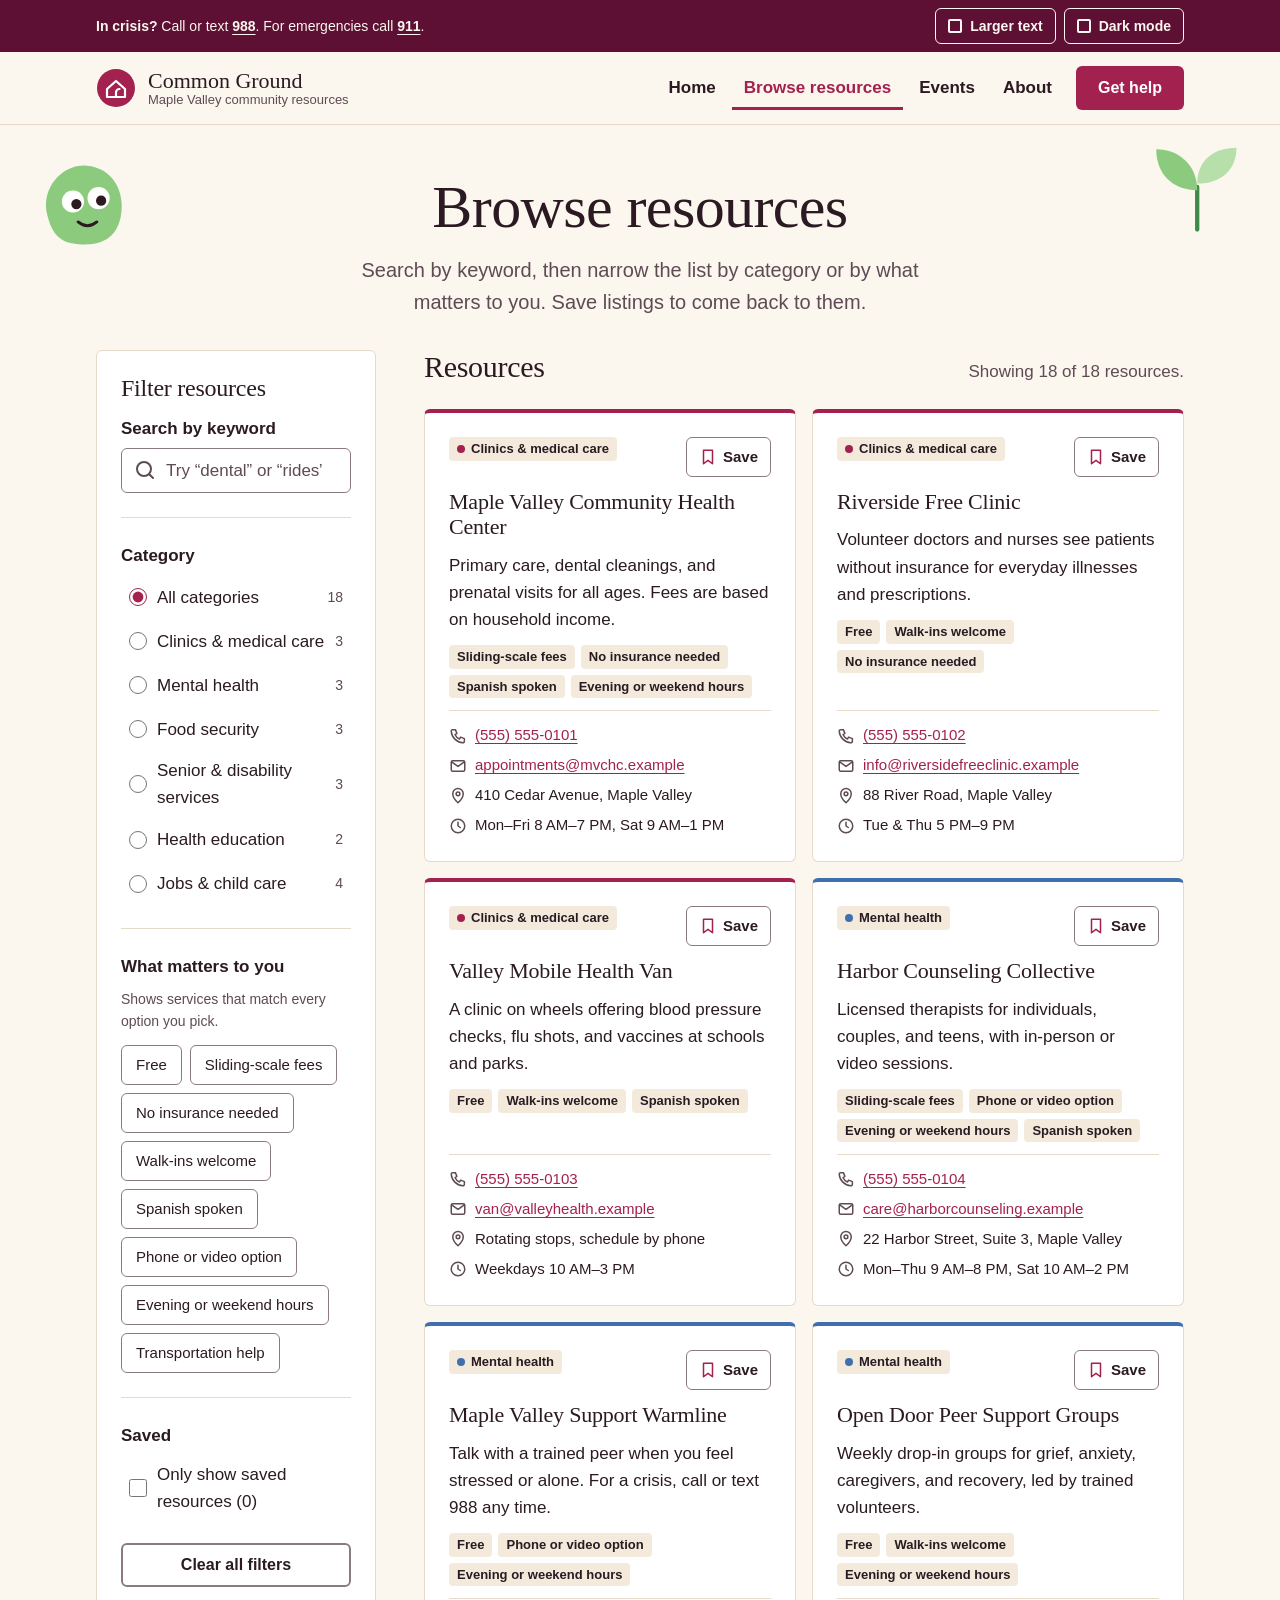
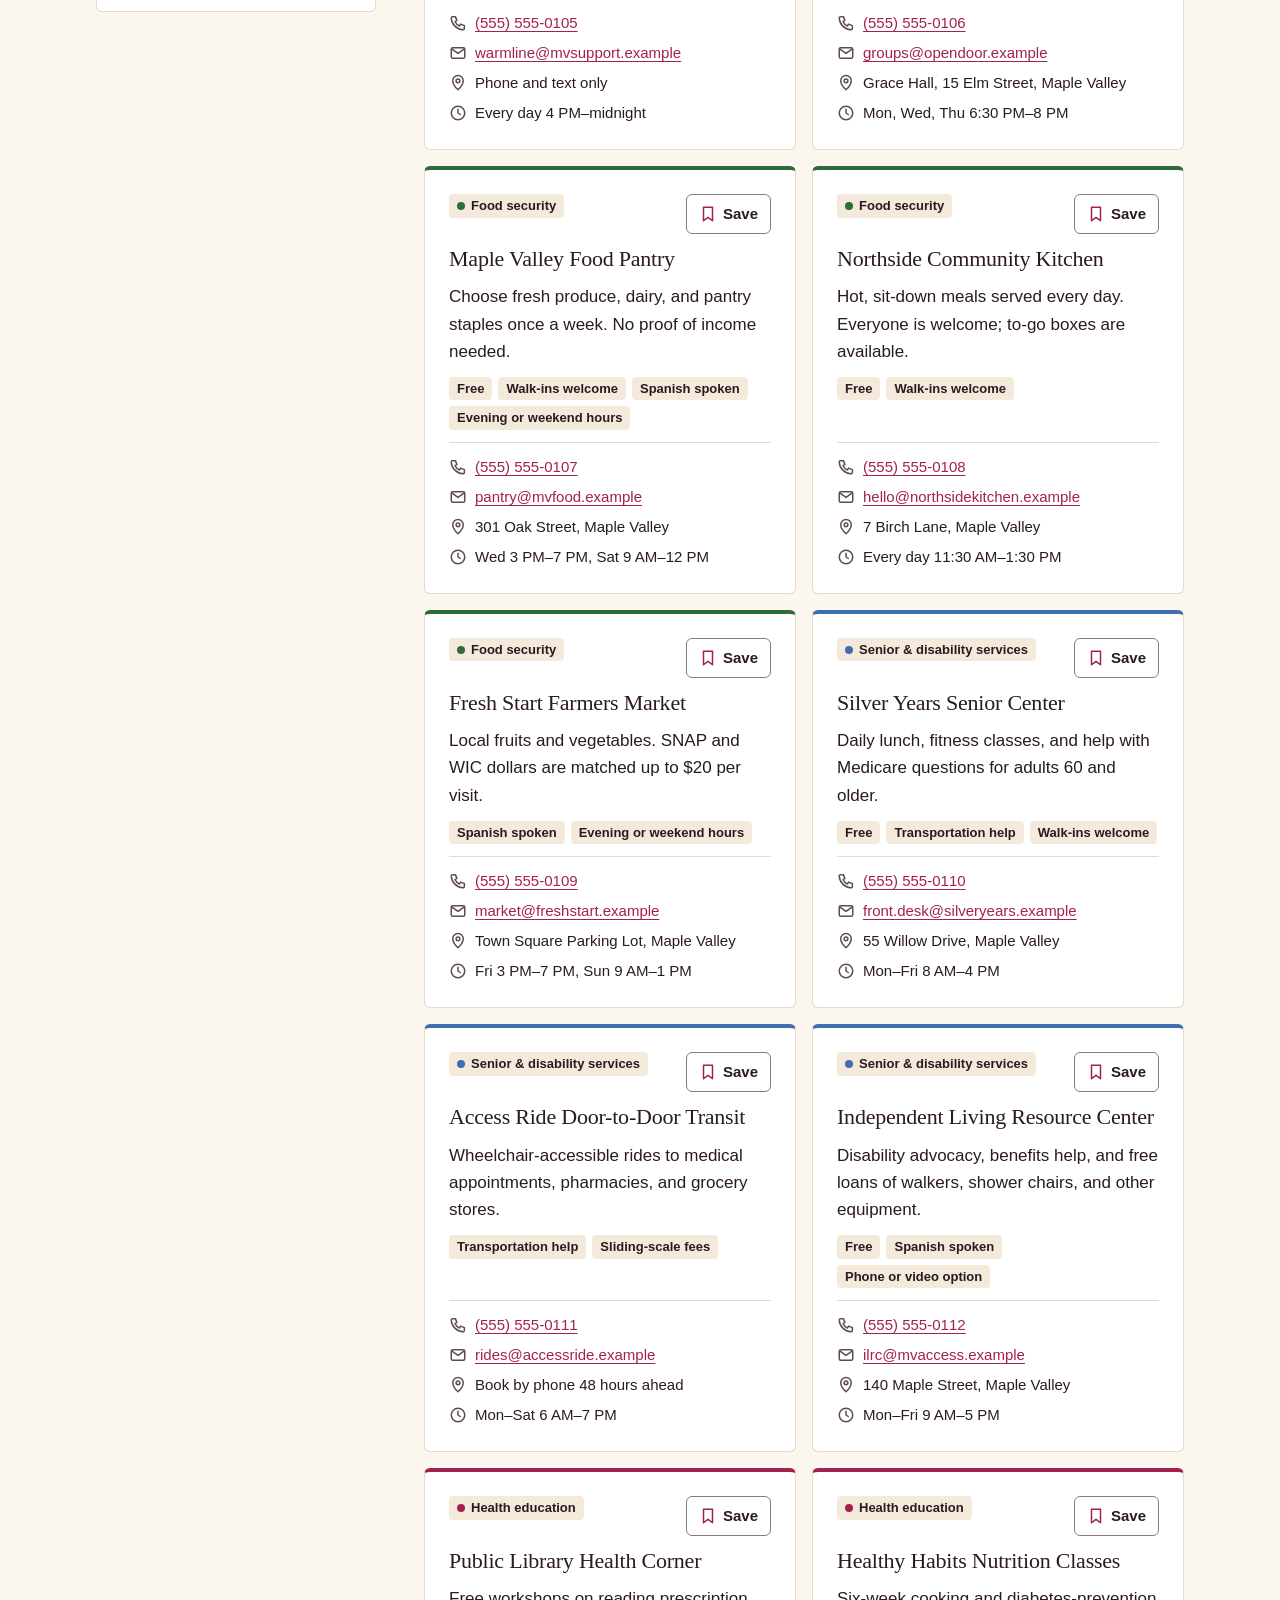
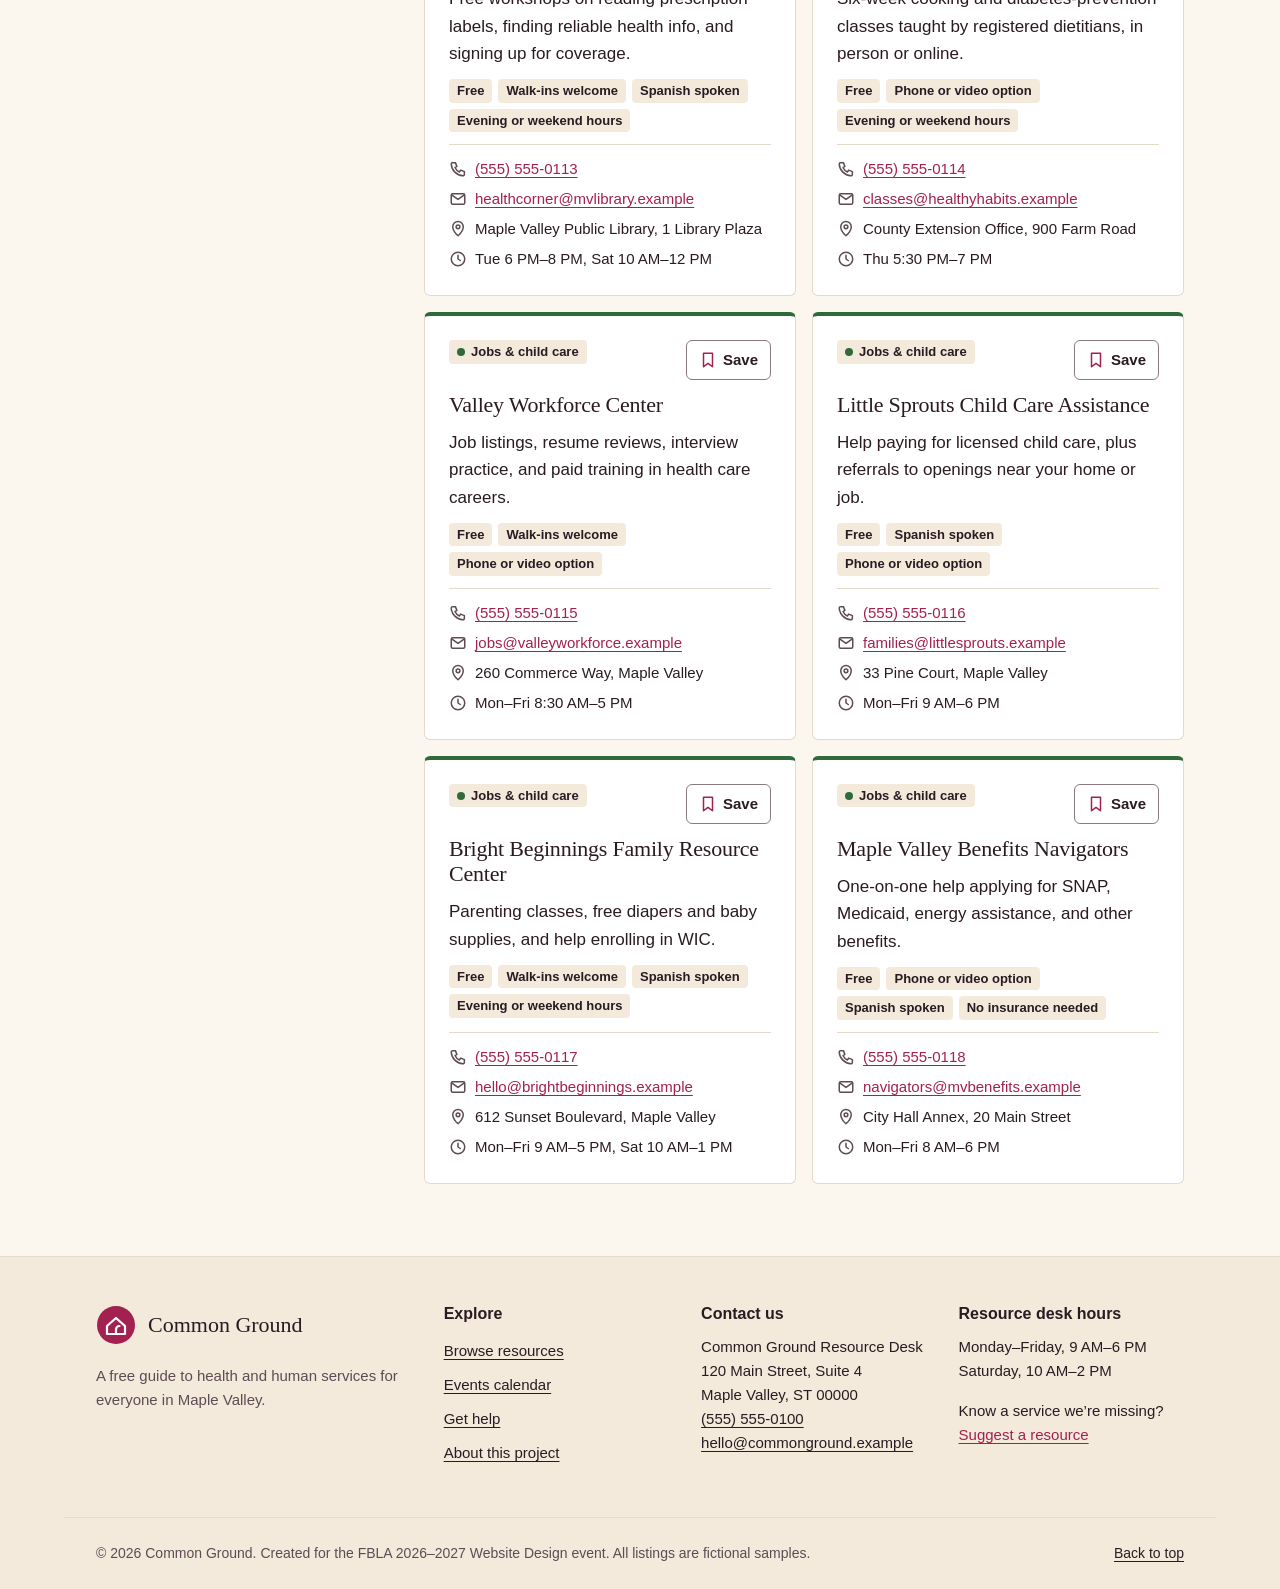
<file: browse.html>
<!DOCTYPE html>
<html lang="en">
<head>
  <meta charset="utf-8">
  <meta name="viewport" content="width=device-width, initial-scale=1">
  <title>Browse Resources | Common Ground</title>
  <meta name="description" content="Search and filter Maple Valley health and human services by category and need.">
  <link rel="icon" href="data:image/svg+xml,%3Csvg xmlns='http://www.w3.org/2000/svg' viewBox='0 0 40 40'%3E%3Ccircle cx='20' cy='20' r='19' fill='%23A3214F'/%3E%3Cpath d='M11 21l9-8 9 8v8H11z' fill='none' stroke='white' stroke-width='2.2' stroke-linejoin='round'/%3E%3C/svg%3E">
  <link rel="stylesheet" href="css/styles.css">
  <script src="js/app.js"></script>
</head>
<body data-page="browse">

  <!-- ===== SHARED HEADER (identical on every page except aria-current) ===== -->
  <a class="skip-link" href="#main">Skip to main content</a>

  <div class="utility-bar" id="top">
    <div class="container utility-inner">
      <p class="crisis-note"><strong>In crisis?</strong> Call or text <a href="tel:988">988</a>. For emergencies call <a href="tel:911">911</a>.</p>
      <div class="display-controls" role="group" aria-label="Display settings">
        <button type="button" class="util-btn" id="text-toggle" aria-pressed="false"><span class="state" aria-hidden="true"></span>Larger text</button>
        <button type="button" class="util-btn" id="theme-toggle" aria-pressed="false"><span class="state" aria-hidden="true"></span>Dark mode</button>
      </div>
    </div>
  </div>

  <header class="site-header">
    <div class="container header-inner">
      <a class="brand" href="index.html">
        <svg class="brand-mark" viewBox="0 0 40 40" aria-hidden="true" focusable="false">
          <circle class="mark-bg" cx="20" cy="20" r="19"/>
          <path class="mark-fg" d="M11 21l9-8 9 8v8H11z"/>
          <path class="mark-fg" d="M20 29v-4.5a3.5 3.5 0 0 1 3.5-3.5"/>
        </svg>
        <span class="brand-text">
          <span class="brand-name">Common Ground</span>
          <span class="brand-sub">Maple Valley community resources</span>
        </span>
      </a>
      <button type="button" class="btn btn-ghost btn-sm nav-toggle" id="nav-toggle" aria-expanded="false" aria-controls="site-nav">
        <svg class="icon" aria-hidden="true" focusable="false"><use href="#i-menu"></use></svg>Menu
      </button>
      <nav class="site-nav" id="site-nav" aria-label="Main">
        <ul>
          <li><a href="index.html">Home</a></li>
          <li><a href="browse.html" aria-current="page">Browse resources</a></li>
          <li><a href="events.html">Events</a></li>
          <li><a href="about.html">About</a></li>
          <li><a class="btn btn-primary nav-cta" href="get-help.html">Get help</a></li>
        </ul>
      </nav>
    </div>
  </header>
  <!-- ===== END SHARED HEADER ===== -->

  <main id="main">

    <section class="page-hero" aria-labelledby="page-title">
      <div class="container">
        <div class="mascot-row" aria-hidden="true">
          <svg class="mascot" focusable="false"><use href="#m-blob"></use></svg>
        </div>
        <svg class="mascot mascot--float pos-left-top" aria-hidden="true" focusable="false"><use href="#m-blob"></use></svg>
        <svg class="mascot mascot--float pos-right-top" aria-hidden="true" focusable="false"><use href="#m-sprout"></use></svg>
        <h1 id="page-title">Browse resources</h1>
        <p>Search by keyword, then narrow the list by category or by what matters to you. Save listings to come back to them.</p>
      </div>
    </section>

    <div class="container directory">

      <!-- Filters toggle (phones and tablets only) -->
      <button type="button" class="btn btn-secondary filters-toggle" id="filters-toggle" aria-expanded="false" aria-controls="filters-panel">
        <svg class="icon" aria-hidden="true" focusable="false"><use href="#i-filter"></use></svg>
        Filters <span id="filters-active-count"></span>
      </button>

      <!-- FILTER PANEL: controls are built from the data in js/app.js -->
      <aside class="filters-panel" id="filters-panel" aria-labelledby="filters-title">
        <h2 class="filters-title" id="filters-title">Filter resources</h2>
        <form id="filters-form">
          <div class="field">
            <label for="f-q">Search by keyword</label>
            <div class="input-icon">
              <svg class="icon" aria-hidden="true" focusable="false"><use href="#i-search"></use></svg>
              <input id="f-q" name="q" type="search" autocomplete="off" placeholder="Try “dental” or “rides”">
            </div>
          </div>

          <div class="filter-group">
            <fieldset>
              <legend>Category</legend>
              <div class="option-list" id="filter-categories"></div>
            </fieldset>
          </div>

          <div class="filter-group">
            <fieldset aria-describedby="tags-hint">
              <legend>What matters to you</legend>
              <p class="field-hint" id="tags-hint">Shows services that match every option you pick.</p>
              <div class="chip-list" id="filter-tags"></div>
            </fieldset>
          </div>

          <div class="filter-group">
            <fieldset>
              <legend>Saved</legend>
              <label class="option">
                <input type="checkbox" id="f-saved" name="saved">
                <span>Only show saved resources (<span id="saved-count">0</span>)</span>
              </label>
            </fieldset>
          </div>

          <button type="button" class="btn btn-ghost" id="clear-filters">Clear all filters</button>
        </form>
      </aside>

      <!-- RESULTS -->
      <section aria-labelledby="results-title">
        <div class="results-head">
          <h2 id="results-title" tabindex="-1">Resources</h2>
          <p class="results-status" id="results-status" role="status" aria-live="polite">Loading resources…</p>
        </div>
        <p class="visually-hidden" id="bookmark-status" role="status" aria-live="polite"></p>

        <ul class="resource-list" id="results"></ul>

        <div class="empty-state" id="results-empty" hidden>
          <svg class="mascot" aria-hidden="true" focusable="false"><use href="#m-ghost"></use></svg>
          <h3>No resources match those filters</h3>
          <p>Try fewer options, a shorter keyword like “food” or “ride”, or clear everything to see all resources.</p>
          <div class="empty-actions">
            <button type="button" class="btn btn-primary" id="empty-clear">Clear all filters</button>
            <a class="btn btn-ghost" href="get-help.html">Use the guided search</a>
          </div>
        </div>

        <noscript>
          <p class="note">The searchable directory needs JavaScript. Please turn it on, or call the resource desk at (555) 555-0100.</p>
        </noscript>
      </section>
    </div>

  </main>

  <!-- ===== SHARED FOOTER (identical on every page) ===== -->
  <footer class="site-footer">
    <div class="container footer-grid">
      <div class="footer-brand">
        <a class="brand" href="index.html">
          <svg class="brand-mark" viewBox="0 0 40 40" aria-hidden="true" focusable="false">
            <circle class="mark-bg" cx="20" cy="20" r="19"/>
            <path class="mark-fg" d="M11 21l9-8 9 8v8H11z"/>
            <path class="mark-fg" d="M20 29v-4.5a3.5 3.5 0 0 1 3.5-3.5"/>
          </svg>
          <span class="brand-text"><span class="brand-name">Common Ground</span></span>
        </a>
        <p>A free guide to health and human services for everyone in Maple Valley.</p>
      </div>
      <nav aria-label="Footer">
        <h2 class="footer-title">Explore</h2>
        <ul class="footer-links">
          <li><a href="browse.html">Browse resources</a></li>
          <li><a href="events.html">Events calendar</a></li>
          <li><a href="get-help.html">Get help</a></li>
          <li><a href="about.html">About this project</a></li>
        </ul>
      </nav>
      <div>
        <h2 class="footer-title">Contact us</h2>
        <address>
          Common Ground Resource Desk<br>
          120 Main Street, Suite 4<br>
          Maple Valley, ST 00000<br>
          <a href="tel:+15555550100">(555) 555-0100</a><br>
          <a href="mailto:hello@commonground.example">hello@commonground.example</a>
        </address>
      </div>
      <div>
        <h2 class="footer-title">Resource desk hours</h2>
        <p>Monday–Friday, 9 AM–6 PM<br>Saturday, 10 AM–2 PM</p>
        <p>Know a service we’re missing? <a href="mailto:hello@commonground.example?subject=Suggest%20a%20resource">Suggest a resource</a></p>
      </div>
    </div>
    <div class="container footer-bottom">
      <p>© 2026 Common Ground. Created for the FBLA 2026–2027 Website Design event. All listings are fictional samples.</p>
      <a href="#top">Back to top</a>
    </div>
  </footer>
  <!-- ===== END SHARED FOOTER ===== -->

</body>
</html>
</file>
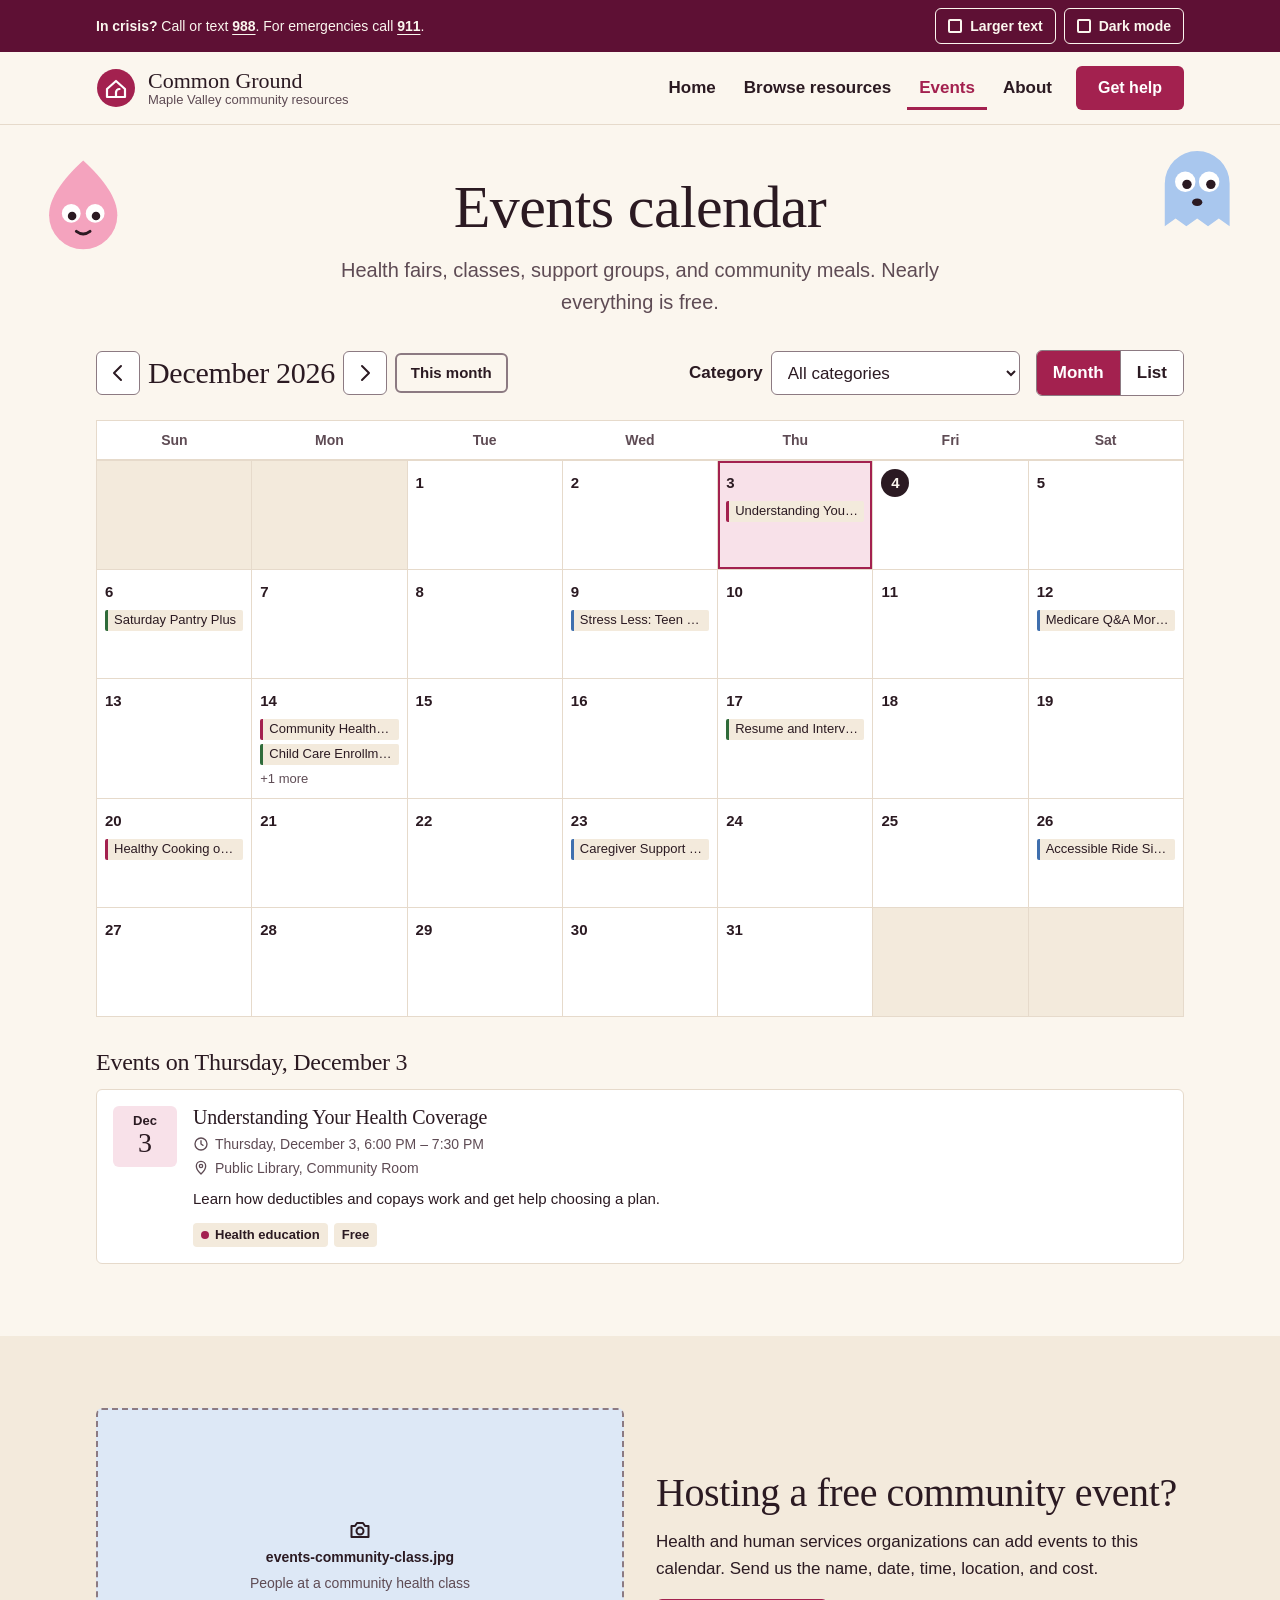
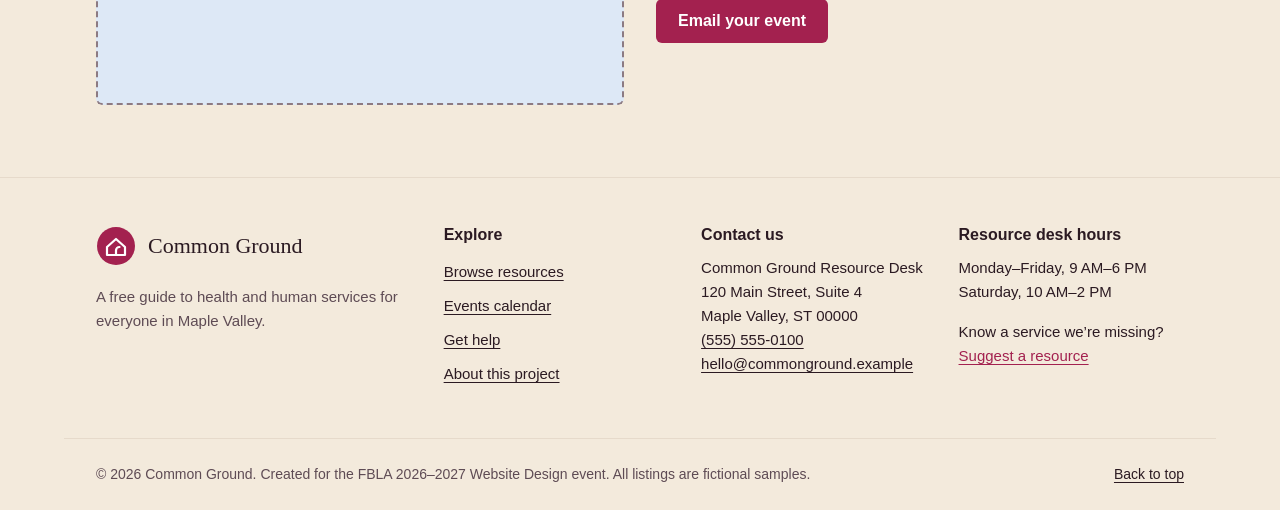
<file: events.html>
<!DOCTYPE html>
<html lang="en">
<head>
  <meta charset="utf-8">
  <meta name="viewport" content="width=device-width, initial-scale=1">
  <title>Events Calendar | Common Ground</title>
  <meta name="description" content="Free health fairs, classes, support groups, and community meals in Maple Valley.">
  <link rel="icon" href="data:image/svg+xml,%3Csvg xmlns='http://www.w3.org/2000/svg' viewBox='0 0 40 40'%3E%3Ccircle cx='20' cy='20' r='19' fill='%23A3214F'/%3E%3Cpath d='M11 21l9-8 9 8v8H11z' fill='none' stroke='white' stroke-width='2.2' stroke-linejoin='round'/%3E%3C/svg%3E">
  <link rel="stylesheet" href="css/styles.css">
  <script src="js/app.js"></script>
</head>
<body data-page="events">

  <!-- ===== SHARED HEADER (identical on every page except aria-current) ===== -->
  <a class="skip-link" href="#main">Skip to main content</a>

  <div class="utility-bar" id="top">
    <div class="container utility-inner">
      <p class="crisis-note"><strong>In crisis?</strong> Call or text <a href="tel:988">988</a>. For emergencies call <a href="tel:911">911</a>.</p>
      <div class="display-controls" role="group" aria-label="Display settings">
        <button type="button" class="util-btn" id="text-toggle" aria-pressed="false"><span class="state" aria-hidden="true"></span>Larger text</button>
        <button type="button" class="util-btn" id="theme-toggle" aria-pressed="false"><span class="state" aria-hidden="true"></span>Dark mode</button>
      </div>
    </div>
  </div>

  <header class="site-header">
    <div class="container header-inner">
      <a class="brand" href="index.html">
        <svg class="brand-mark" viewBox="0 0 40 40" aria-hidden="true" focusable="false">
          <circle class="mark-bg" cx="20" cy="20" r="19"/>
          <path class="mark-fg" d="M11 21l9-8 9 8v8H11z"/>
          <path class="mark-fg" d="M20 29v-4.5a3.5 3.5 0 0 1 3.5-3.5"/>
        </svg>
        <span class="brand-text">
          <span class="brand-name">Common Ground</span>
          <span class="brand-sub">Maple Valley community resources</span>
        </span>
      </a>
      <button type="button" class="btn btn-ghost btn-sm nav-toggle" id="nav-toggle" aria-expanded="false" aria-controls="site-nav">
        <svg class="icon" aria-hidden="true" focusable="false"><use href="#i-menu"></use></svg>Menu
      </button>
      <nav class="site-nav" id="site-nav" aria-label="Main">
        <ul>
          <li><a href="index.html">Home</a></li>
          <li><a href="browse.html">Browse resources</a></li>
          <li><a href="events.html" aria-current="page">Events</a></li>
          <li><a href="about.html">About</a></li>
          <li><a class="btn btn-primary nav-cta" href="get-help.html">Get help</a></li>
        </ul>
      </nav>
    </div>
  </header>
  <!-- ===== END SHARED HEADER ===== -->

  <main id="main">

    <section class="page-hero" aria-labelledby="page-title">
      <div class="container">
        <div class="mascot-row" aria-hidden="true">
          <svg class="mascot" focusable="false"><use href="#m-drop"></use></svg>
        </div>
        <svg class="mascot mascot--float pos-left-top" aria-hidden="true" focusable="false"><use href="#m-drop"></use></svg>
        <svg class="mascot mascot--float pos-right-top" aria-hidden="true" focusable="false"><use href="#m-ghost"></use></svg>
        <h1 id="page-title">Events calendar</h1>
        <p>Health fairs, classes, support groups, and community meals. Nearly everything is free.</p>
      </div>
    </section>

    <div class="container events-wrap">

      <!-- CALENDAR TOOLBAR -->
      <div class="cal-toolbar">
        <div class="cal-nav">
          <button type="button" class="icon-btn" id="cal-prev" aria-label="Previous month">
            <svg class="icon" aria-hidden="true" focusable="false"><use href="#i-chevron-left"></use></svg>
          </button>
          <h2 class="cal-month-label" id="cal-month-label">This month</h2>
          <button type="button" class="icon-btn" id="cal-next" aria-label="Next month">
            <svg class="icon" aria-hidden="true" focusable="false"><use href="#i-chevron-right"></use></svg>
          </button>
          <button type="button" class="btn btn-ghost btn-sm" id="cal-today">This month</button>
        </div>

        <div class="cal-controls">
          <div class="field-inline">
            <label for="cal-category">Category</label>
            <select id="cal-category"></select>
          </div>
          <div class="segmented" role="group" aria-label="Calendar view">
            <button type="button" id="view-month" aria-pressed="true">Month</button>
            <button type="button" id="view-list" aria-pressed="false">List</button>
          </div>
        </div>
      </div>

      <p class="visually-hidden" id="cal-status" role="status" aria-live="polite"></p>

      <!-- MONTH VIEW: grid of days; choose a highlighted day to see its events -->
      <div id="cal-month-view">
        <table class="cal-grid" id="cal-grid">
          <caption class="visually-hidden">Community events calendar</caption>
          <thead>
            <tr>
              <th scope="col"><abbr title="Sunday">Sun</abbr></th>
              <th scope="col"><abbr title="Monday">Mon</abbr></th>
              <th scope="col"><abbr title="Tuesday">Tue</abbr></th>
              <th scope="col"><abbr title="Wednesday">Wed</abbr></th>
              <th scope="col"><abbr title="Thursday">Thu</abbr></th>
              <th scope="col"><abbr title="Friday">Fri</abbr></th>
              <th scope="col"><abbr title="Saturday">Sat</abbr></th>
            </tr>
          </thead>
          <tbody></tbody>
        </table>
        <section class="day-panel" id="cal-day-panel" aria-label="Events for the selected day"></section>
      </div>

      <!-- LIST VIEW -->
      <div id="cal-list-view" hidden></div>

      <noscript>
        <p class="note">The calendar needs JavaScript. Please turn it on, or call the resource desk at (555) 555-0100 for event dates.</p>
      </noscript>
    </div>

    <!-- SHARE AN EVENT + PHOTO SLOT 4 -->
    <section class="section section--surface" aria-labelledby="share-title">
      <div class="container share-event">
        <figure class="photo photo--wide">
          <!-- REPLACE the div below with:
               <img src="images/events-community-class.jpg" width="1600" height="900" loading="lazy"
                    alt="Neighbors of different ages taking notes during a free health class at a community center"> -->
          <div class="photo-placeholder" role="img" aria-label="Neighbors of different ages taking notes during a free health class at a community center">
            <svg class="icon" aria-hidden="true" focusable="false"><use href="#i-camera"></use></svg>
            <span class="photo-file">events-community-class.jpg</span>
            <span class="photo-hint">People at a community health class</span>
          </div>
        </figure>
        <div>
          <h2 id="share-title">Hosting a free community event?</h2>
          <p>Health and human services organizations can add events to this calendar. Send us the name, date, time, location, and cost.</p>
          <a class="btn btn-primary" href="mailto:hello@commonground.example?subject=Add%20an%20event">Email your event</a>
        </div>
      </div>
    </section>

  </main>

  <!-- ===== SHARED FOOTER (identical on every page) ===== -->
  <footer class="site-footer">
    <div class="container footer-grid">
      <div class="footer-brand">
        <a class="brand" href="index.html">
          <svg class="brand-mark" viewBox="0 0 40 40" aria-hidden="true" focusable="false">
            <circle class="mark-bg" cx="20" cy="20" r="19"/>
            <path class="mark-fg" d="M11 21l9-8 9 8v8H11z"/>
            <path class="mark-fg" d="M20 29v-4.5a3.5 3.5 0 0 1 3.5-3.5"/>
          </svg>
          <span class="brand-text"><span class="brand-name">Common Ground</span></span>
        </a>
        <p>A free guide to health and human services for everyone in Maple Valley.</p>
      </div>
      <nav aria-label="Footer">
        <h2 class="footer-title">Explore</h2>
        <ul class="footer-links">
          <li><a href="browse.html">Browse resources</a></li>
          <li><a href="events.html">Events calendar</a></li>
          <li><a href="get-help.html">Get help</a></li>
          <li><a href="about.html">About this project</a></li>
        </ul>
      </nav>
      <div>
        <h2 class="footer-title">Contact us</h2>
        <address>
          Common Ground Resource Desk<br>
          120 Main Street, Suite 4<br>
          Maple Valley, ST 00000<br>
          <a href="tel:+15555550100">(555) 555-0100</a><br>
          <a href="mailto:hello@commonground.example">hello@commonground.example</a>
        </address>
      </div>
      <div>
        <h2 class="footer-title">Resource desk hours</h2>
        <p>Monday–Friday, 9 AM–6 PM<br>Saturday, 10 AM–2 PM</p>
        <p>Know a service we’re missing? <a href="mailto:hello@commonground.example?subject=Suggest%20a%20resource">Suggest a resource</a></p>
      </div>
    </div>
    <div class="container footer-bottom">
      <p>© 2026 Common Ground. Created for the FBLA 2026–2027 Website Design event. All listings are fictional samples.</p>
      <a href="#top">Back to top</a>
    </div>
  </footer>
  <!-- ===== END SHARED FOOTER ===== -->

</body>
</html>
</file>
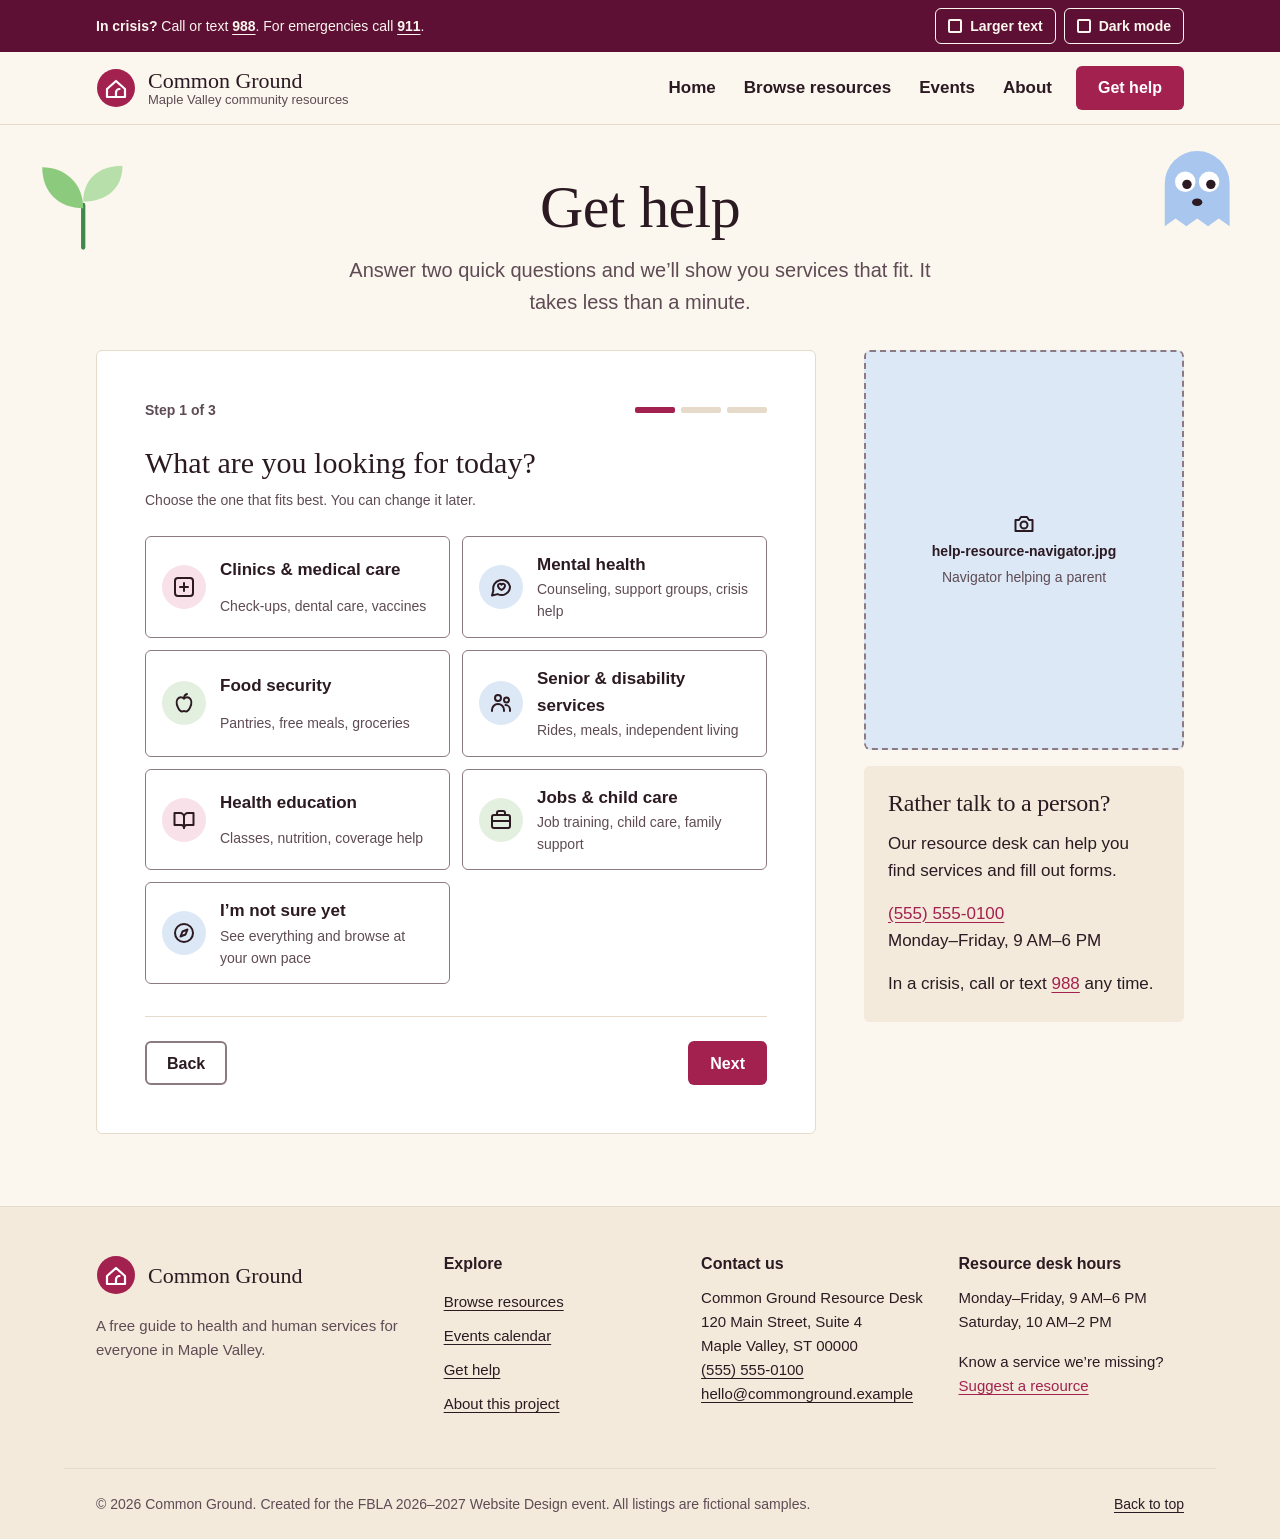
<file: get-help.html>
<!DOCTYPE html>
<html lang="en">
<head>
  <meta charset="utf-8">
  <meta name="viewport" content="width=device-width, initial-scale=1">
  <title>Get Help | Common Ground</title>
  <meta name="description" content="Answer two quick questions to find Maple Valley services that fit your needs.">
  <link rel="icon" href="data:image/svg+xml,%3Csvg xmlns='http://www.w3.org/2000/svg' viewBox='0 0 40 40'%3E%3Ccircle cx='20' cy='20' r='19' fill='%23A3214F'/%3E%3Cpath d='M11 21l9-8 9 8v8H11z' fill='none' stroke='white' stroke-width='2.2' stroke-linejoin='round'/%3E%3C/svg%3E">
  <link rel="stylesheet" href="css/styles.css">
  <script src="js/app.js"></script>
</head>
<body data-page="help">

  <!-- ===== SHARED HEADER (identical on every page except aria-current) ===== -->
  <a class="skip-link" href="#main">Skip to main content</a>

  <div class="utility-bar" id="top">
    <div class="container utility-inner">
      <p class="crisis-note"><strong>In crisis?</strong> Call or text <a href="tel:988">988</a>. For emergencies call <a href="tel:911">911</a>.</p>
      <div class="display-controls" role="group" aria-label="Display settings">
        <button type="button" class="util-btn" id="text-toggle" aria-pressed="false"><span class="state" aria-hidden="true"></span>Larger text</button>
        <button type="button" class="util-btn" id="theme-toggle" aria-pressed="false"><span class="state" aria-hidden="true"></span>Dark mode</button>
      </div>
    </div>
  </div>

  <header class="site-header">
    <div class="container header-inner">
      <a class="brand" href="index.html">
        <svg class="brand-mark" viewBox="0 0 40 40" aria-hidden="true" focusable="false">
          <circle class="mark-bg" cx="20" cy="20" r="19"/>
          <path class="mark-fg" d="M11 21l9-8 9 8v8H11z"/>
          <path class="mark-fg" d="M20 29v-4.5a3.5 3.5 0 0 1 3.5-3.5"/>
        </svg>
        <span class="brand-text">
          <span class="brand-name">Common Ground</span>
          <span class="brand-sub">Maple Valley community resources</span>
        </span>
      </a>
      <button type="button" class="btn btn-ghost btn-sm nav-toggle" id="nav-toggle" aria-expanded="false" aria-controls="site-nav">
        <svg class="icon" aria-hidden="true" focusable="false"><use href="#i-menu"></use></svg>Menu
      </button>
      <nav class="site-nav" id="site-nav" aria-label="Main">
        <ul>
          <li><a href="index.html">Home</a></li>
          <li><a href="browse.html">Browse resources</a></li>
          <li><a href="events.html">Events</a></li>
          <li><a href="about.html">About</a></li>
          <li><a class="btn btn-primary nav-cta" href="get-help.html" aria-current="page">Get help</a></li>
        </ul>
      </nav>
    </div>
  </header>
  <!-- ===== END SHARED HEADER ===== -->

  <main id="main">

    <section class="page-hero" aria-labelledby="page-title">
      <div class="container">
        <div class="mascot-row" aria-hidden="true">
          <svg class="mascot" focusable="false"><use href="#m-ghost"></use></svg>
        </div>
        <svg class="mascot mascot--float pos-left-top" aria-hidden="true" focusable="false"><use href="#m-sprout"></use></svg>
        <svg class="mascot mascot--float pos-right-top" aria-hidden="true" focusable="false"><use href="#m-ghost"></use></svg>
        <h1 id="page-title">Get help</h1>
        <p>Answer two quick questions and we’ll show you services that fit. It takes less than a minute.</p>
      </div>
    </section>

    <div class="container help-layout">

      <!-- GUIDED FLOW: options are built from the data in js/app.js -->
      <form class="help-card" id="help-form" novalidate>
        <div class="help-progress">
          <p id="help-step-label">Step 1 of 3</p>
          <ol class="progress-bar" aria-hidden="true">
            <li class="is-done"></li>
            <li></li>
            <li></li>
          </ol>
        </div>

        <!-- Step 1 -->
        <fieldset class="help-step" data-step="1" aria-describedby="need-hint need-error">
          <legend class="help-legend" tabindex="-1">What are you looking for today?</legend>
          <p class="field-hint" id="need-hint">Choose the one that fits best. You can change it later.</p>
          <div class="tile-grid" id="need-options"></div>
          <p class="field-error" id="need-error" role="alert" hidden>Choose an option to continue, or pick “I’m not sure yet.”</p>
        </fieldset>

        <!-- Step 2 -->
        <fieldset class="help-step" data-step="2" aria-describedby="tags-hint" hidden>
          <legend class="help-legend" tabindex="-1">Is there anything that would make it easier?</legend>
          <p class="field-hint" id="tags-hint">Optional. Pick any that matter to you, or skip this step.</p>
          <div class="chip-list" id="help-tags"></div>
        </fieldset>

        <!-- Step 3 -->
        <div class="help-step" data-step="3" hidden>
          <h2 class="help-legend" tabindex="-1">Here’s where to start</h2>
          <div id="help-result" aria-live="polite"></div>
        </div>

        <div class="help-actions">
          <button type="button" class="btn btn-ghost" id="help-back" hidden>Back</button>
          <button type="submit" class="btn btn-primary" id="help-next">Next</button>
        </div>

        <noscript>
          <p class="note">This guide needs JavaScript. You can still <a href="browse.html">browse all resources</a> or call (555) 555-0100.</p>
        </noscript>
      </form>

      <!-- SIDEBAR + PHOTO SLOT 5 -->
      <div class="aside-stack">
        <figure class="photo photo--tall">
          <!-- REPLACE the div below with:
               <img src="images/help-resource-navigator.jpg" width="1000" height="1250" loading="lazy"
                    alt="A community resource navigator helping a parent look up services on a laptop"> -->
          <div class="photo-placeholder" role="img" aria-label="A community resource navigator helping a parent look up services on a laptop">
            <svg class="icon" aria-hidden="true" focusable="false"><use href="#i-camera"></use></svg>
            <span class="photo-file">help-resource-navigator.jpg</span>
            <span class="photo-hint">Navigator helping a parent</span>
          </div>
        </figure>
        <aside class="aside-card" aria-labelledby="talk-title">
          <h2 id="talk-title">Rather talk to a person?</h2>
          <p>Our resource desk can help you find services and fill out forms.</p>
          <p><a href="tel:+15555550100">(555) 555-0100</a><br>Monday–Friday, 9 AM–6 PM</p>
          <p>In a crisis, call or text <a href="tel:988">988</a> any time.</p>
        </aside>
      </div>
    </div>

  </main>

  <!-- ===== SHARED FOOTER (identical on every page) ===== -->
  <footer class="site-footer">
    <div class="container footer-grid">
      <div class="footer-brand">
        <a class="brand" href="index.html">
          <svg class="brand-mark" viewBox="0 0 40 40" aria-hidden="true" focusable="false">
            <circle class="mark-bg" cx="20" cy="20" r="19"/>
            <path class="mark-fg" d="M11 21l9-8 9 8v8H11z"/>
            <path class="mark-fg" d="M20 29v-4.5a3.5 3.5 0 0 1 3.5-3.5"/>
          </svg>
          <span class="brand-text"><span class="brand-name">Common Ground</span></span>
        </a>
        <p>A free guide to health and human services for everyone in Maple Valley.</p>
      </div>
      <nav aria-label="Footer">
        <h2 class="footer-title">Explore</h2>
        <ul class="footer-links">
          <li><a href="browse.html">Browse resources</a></li>
          <li><a href="events.html">Events calendar</a></li>
          <li><a href="get-help.html">Get help</a></li>
          <li><a href="about.html">About this project</a></li>
        </ul>
      </nav>
      <div>
        <h2 class="footer-title">Contact us</h2>
        <address>
          Common Ground Resource Desk<br>
          120 Main Street, Suite 4<br>
          Maple Valley, ST 00000<br>
          <a href="tel:+15555550100">(555) 555-0100</a><br>
          <a href="mailto:hello@commonground.example">hello@commonground.example</a>
        </address>
      </div>
      <div>
        <h2 class="footer-title">Resource desk hours</h2>
        <p>Monday–Friday, 9 AM–6 PM<br>Saturday, 10 AM–2 PM</p>
        <p>Know a service we’re missing? <a href="mailto:hello@commonground.example?subject=Suggest%20a%20resource">Suggest a resource</a></p>
      </div>
    </div>
    <div class="container footer-bottom">
      <p>© 2026 Common Ground. Created for the FBLA 2026–2027 Website Design event. All listings are fictional samples.</p>
      <a href="#top">Back to top</a>
    </div>
  </footer>
  <!-- ===== END SHARED FOOTER ===== -->

</body>
</html>
</file>
<file: css/styles.css>
/* ==========================================================================
   Common Ground: shared stylesheet (css/styles.css)
   Used by every page. No external fonts, no frameworks.

   Contents
     1.  Design tokens (color, type, spacing) + dark theme + larger text
     2.  Base elements
     3.  Layout helpers
     4.  Utility bar, header, navigation
     5.  Buttons, icons, form controls, chips
     6.  Mascots + photo slots
     7.  Home page
     8.  Shared cards (events, tags)
     9.  Browse resources (directory)
     10. Events calendar
     11. Get help (guided flow)
     12. About this project
     13. Footer
     14. Motion + reduced motion
   ========================================================================== */


/* 1. DESIGN TOKENS ---------------------------------------------------------
   Change a color here and it updates everywhere. Every text/background pair
   below is checked for WCAG 2.1 AA (see About > Accessibility Statement).   */
:root {
  /* Neutrals */
  --paper: #FBF6EE;        /* page background (warm cream) */
  --surface: #F3EADC;      /* alternate section background */
  --card: #FFFFFF;         /* cards, inputs */
  --ink: #2B1A22;          /* main text */
  --muted: #5E4B54;        /* secondary text */
  --line: #8C7A82;         /* control borders (>= 3:1) */
  --line-soft: #E6DACB;    /* decorative dividers */

  /* Color 1: berry (primary action + links) */
  --primary: #A3214F;
  --primary-hover: #861A40;
  --on-primary: #FFFFFF;
  --deep: #5E1034;         /* feature bands, utility bar */
  --on-deep: #FBF6EE;
  --berry-tint: #F8E1E9;

  /* Color 2: leaf green   Color 3: sky blue (category markers + tints) */
  --leaf: #2F6B3A;
  --leaf-tint: #E3F0DF;
  --sky: #3F6FAE;
  --sky-tint: #DDE8F6;

  --focus: #2B1A22;

  /* Type: system fonts only, so the site works fully offline */
  --font-serif: "Iowan Old Style", "Palatino Linotype", Palatino, "Book Antiqua", Georgia, serif;
  --font-sans: -apple-system, BlinkMacSystemFont, "Segoe UI", Roboto, "Helvetica Neue", Arial, sans-serif;

  /* Type scale (ratio ~1.25) */
  --fs-sm: 0.875rem;
  --fs-base: 1.0625rem;
  --fs-md: 1.25rem;
  --fs-lg: 1.5rem;
  --fs-xl: 1.875rem;
  --fs-2xl: clamp(1.875rem, 1.4rem + 1.6vw, 2.5rem);
  --fs-3xl: clamp(2.375rem, 1.6rem + 3.2vw, 3.75rem);

  /* Spacing (4px rhythm) */
  --space-1: 0.25rem;
  --space-2: 0.5rem;
  --space-3: 0.75rem;
  --space-4: 1rem;
  --space-5: 1.5rem;
  --space-6: 2rem;
  --space-7: 3rem;
  --space-8: 4.5rem;

  --radius-sm: 4px;
  --radius: 6px;
  --maxw: 72rem;
  --gutter: 1rem;
}

/* Dark theme: toggled by the "Dark mode" button (sets data-theme on <html>) */
:root[data-theme="dark"] {
  --paper: #1A1215;
  --surface: #241A1E;
  --card: #2C2025;
  --ink: #F6EDE7;
  --muted: #CDBDC3;
  --line: #8F7D85;
  --line-soft: #3E3035;

  --primary: #F08BB0;
  --primary-hover: #F5A9C4;
  --on-primary: #2A0915;
  --deep: #3A0C21;
  --on-deep: #FBF6EE;
  --berry-tint: #3A1E29;

  --leaf: #8FCB8F;
  --leaf-tint: #1F3326;
  --sky: #9CC0EC;
  --sky-tint: #22303F;

  --focus: #F6EDE7;
}

/* Larger text: toggled by the "Larger text" button. Everything uses rem. */
:root[data-text="large"] { font-size: 118.75%; }

@media (min-width: 768px)  { :root { --gutter: 1.5rem; } }
@media (min-width: 1024px) { :root { --gutter: 2rem; } }


/* 2. BASE ------------------------------------------------------------------ */
*, *::before, *::after { box-sizing: border-box; }

html {
  -webkit-text-size-adjust: 100%;
  scroll-behavior: smooth;
  scroll-padding-top: 6rem; /* keeps focused/anchored content below the sticky header */
}

body {
  margin: 0;
  background: var(--paper);
  color: var(--ink);
  font-family: var(--font-sans);
  font-size: var(--fs-base);
  line-height: 1.6;
}

h1, h2, h3, h4 {
  margin: 0 0 var(--space-3);
  font-family: var(--font-serif);
  font-weight: 400;
  line-height: 1.15;
  letter-spacing: -0.01em;
  color: var(--ink);
}
h1 { font-size: var(--fs-3xl); }
h2 { font-size: var(--fs-2xl); }
h3 { font-size: var(--fs-lg); }
h4 { font-size: var(--fs-md); }

p { margin: 0 0 var(--space-4); }

a {
  color: var(--primary);
  text-decoration-thickness: 1px;
  text-underline-offset: 0.18em;
}
a:hover { text-decoration-thickness: 2px; }

img { display: block; max-width: 100%; height: auto; }

:focus-visible {
  outline: 3px solid var(--focus);
  outline-offset: 3px;
}

strong { font-weight: 700; }

abbr[title] { text-decoration: none; }

address { font-style: normal; }


/* 3. LAYOUT HELPERS -------------------------------------------------------- */
.container {
  width: 100%;
  max-width: var(--maxw);
  margin-inline: auto;
  padding-inline: var(--gutter);
}

.section { padding-block: var(--space-8); }
.section--surface { background: var(--surface); }

.section-head {
  max-width: 40rem;
  margin: 0 auto var(--space-6);
  text-align: center;
}
.section-head p { color: var(--muted); margin: 0; }

.section-foot { margin-top: var(--space-6); text-align: center; }

.visually-hidden {
  position: absolute !important;
  width: 1px; height: 1px;
  margin: -1px; padding: 0;
  overflow: hidden;
  clip: rect(0 0 0 0);
  white-space: nowrap;
  border: 0;
}

.skip-link {
  position: absolute;
  left: var(--space-4);
  top: -10rem;
  z-index: 100;
  padding: var(--space-3) var(--space-4);
  background: var(--card);
  color: var(--ink);
  font-weight: 700;
  border: 2px solid var(--ink);
  border-radius: var(--radius);
}
.skip-link:focus { top: var(--space-4); }

.note {
  padding: var(--space-3) var(--space-4);
  background: var(--sky-tint);
  border-left: 4px solid var(--sky);
  border-radius: var(--radius-sm);
}


/* 4. UTILITY BAR, HEADER, NAVIGATION -------------------------------------- */
.utility-bar {
  background: var(--deep);
  color: var(--on-deep);
  font-size: var(--fs-sm);
}
.utility-bar a { color: var(--on-deep); font-weight: 700; }
.utility-bar :focus-visible { outline-color: var(--on-deep); }

.utility-inner {
  display: flex;
  flex-wrap: wrap;
  align-items: center;
  justify-content: space-between;
  gap: var(--space-2) var(--space-4);
  padding-block: var(--space-2);
}
.crisis-note { margin: 0; }

.display-controls { display: flex; gap: var(--space-2); }

.util-btn {
  display: inline-flex;
  align-items: center;
  gap: var(--space-2);
  min-height: 2.25rem;
  padding: var(--space-1) var(--space-3);
  border: 1px solid var(--on-deep);
  border-radius: var(--radius);
  background: transparent;
  color: var(--on-deep);
  font: inherit;
  font-weight: 600;
  cursor: pointer;
}
.util-btn:hover { background: rgba(255, 255, 255, 0.12); }
.util-btn[aria-pressed="true"] { background: var(--on-deep); color: var(--deep); }
/* Small state box: filled when the setting is on (not color alone) */
.util-btn .state {
  width: 0.875rem; height: 0.875rem;
  border: 2px solid currentColor;
  border-radius: 2px;
}
.util-btn[aria-pressed="true"] .state { background: currentColor; }

.site-header {
  position: sticky;
  top: 0;
  z-index: 50;
  background: var(--paper);
  border-bottom: 1px solid var(--line-soft);
}

.header-inner {
  display: flex;
  flex-wrap: wrap;
  align-items: center;
  justify-content: space-between;
  gap: var(--space-3);
  min-height: 4.5rem;
  padding-block: var(--space-2);
}

.brand {
  display: inline-flex;
  align-items: center;
  gap: var(--space-3);
  color: var(--ink);
  text-decoration: none;
}
.brand-mark { width: 2.5rem; height: 2.5rem; flex: none; }
.brand-mark .mark-bg { fill: var(--primary); }
.brand-mark .mark-fg { fill: none; stroke: var(--on-primary); stroke-width: 2.2; stroke-linecap: round; stroke-linejoin: round; }
.brand-text { display: grid; line-height: 1.15; }
.brand-name { font-family: var(--font-serif); font-size: 1.375rem; }
.brand-sub { font-size: 0.8125rem; color: var(--muted); }

.site-nav ul {
  display: flex;
  flex-wrap: wrap;
  align-items: center;
  gap: var(--space-1);
  margin: 0;
  padding: 0;
  list-style: none;
}
.site-nav a:not(.btn) {
  display: block;
  padding: var(--space-2) var(--space-3);
  color: var(--ink);
  font-weight: 600;
  text-decoration: none;
  border-radius: var(--radius-sm);
}
.site-nav a:not(.btn):hover { background: var(--surface); }
.site-nav a[aria-current="page"]:not(.btn) {
  color: var(--primary);
  box-shadow: inset 0 -3px 0 var(--primary);
  border-radius: 0;
}
.nav-cta { margin-left: var(--space-2); }

/* Two class names so this beats the later .btn rule (same specificity loses) */
.site-header .nav-toggle { display: none; }

/* Collapsed menu below 1024px (only when JS is running; otherwise links wrap) */
@media (max-width: 1023.98px) {
  .js .site-header .nav-toggle { display: inline-flex; }
  .js .site-nav {
    display: none;
    position: absolute;
    top: 100%;
    left: 0;
    right: 0;
    padding: var(--space-3) var(--gutter) var(--space-5);
    background: var(--paper);
    border-bottom: 1px solid var(--line-soft);
  }
  .js .site-nav.is-open { display: block; }
  .js .site-nav ul { flex-direction: column; align-items: stretch; }
  .js .site-nav a:not(.btn) { padding: var(--space-3); }
  .js .site-nav a[aria-current="page"]:not(.btn) { box-shadow: inset 4px 0 0 var(--primary); }
  .js .nav-cta { width: 100%; margin: var(--space-2) 0 0; }
}


/* 5. BUTTONS, ICONS, FORMS, CHIPS ----------------------------------------- */
.btn {
  display: inline-flex;
  align-items: center;
  justify-content: center;
  gap: var(--space-2);
  min-height: 2.75rem;
  padding: 0.625rem 1.25rem;
  border: 2px solid transparent;
  border-radius: var(--radius);
  font: inherit;
  font-size: 1rem;
  font-weight: 700;
  line-height: 1.2;
  text-align: center;
  text-decoration: none;
  cursor: pointer;
  touch-action: manipulation;
  transition: background-color 0.15s ease, color 0.15s ease, border-color 0.15s ease;
}
.btn-primary { background: var(--primary); color: var(--on-primary); }
.btn-primary:hover { background: var(--primary-hover); color: var(--on-primary); }
.btn-secondary { background: var(--card); color: var(--primary); border-color: var(--primary); }
.btn-secondary:hover { background: var(--berry-tint); }
.btn-ghost { background: transparent; color: var(--ink); border-color: var(--line); }
.btn-ghost:hover { background: var(--surface); border-color: var(--ink); }
.btn-light { background: var(--on-deep); color: var(--deep); }
.btn-light:hover { background: var(--card); color: var(--deep); }
:root[data-theme="dark"] .btn-light:hover { background: #FFFFFF; }
.btn-sm { min-height: 2.5rem; padding: 0.375rem 0.875rem; font-size: 0.9375rem; }

.icon {
  width: 1.5rem;
  height: 1.5rem;
  flex-shrink: 0;
  fill: none;
  stroke: currentColor;
  stroke-width: 2;
  stroke-linecap: round;
  stroke-linejoin: round;
}
.btn .icon { width: 1.25rem; height: 1.25rem; }
.icon-sm { width: 1.125rem; height: 1.125rem; }

.icon-btn {
  display: inline-grid;
  place-items: center;
  width: 2.75rem;
  height: 2.75rem;
  border: 1px solid var(--line);
  border-radius: var(--radius);
  background: var(--card);
  color: var(--ink);
  cursor: pointer;
}
.icon-btn:hover { border-color: var(--primary); color: var(--primary); }

label, legend { font-weight: 700; }

input[type="search"],
input[type="text"],
select {
  width: 100%;
  min-height: 2.75rem;
  padding: 0.5rem 0.75rem;
  border: 1px solid var(--line);
  border-radius: var(--radius);
  background: var(--card);
  color: var(--ink);
  font: inherit;
}
input::placeholder { color: var(--muted); opacity: 1; }

fieldset { min-width: 0; margin: 0; padding: 0; border: 0; }
legend { padding: 0; }

.field { display: grid; gap: 0.375rem; }
.field-hint { margin: 0; color: var(--muted); font-size: var(--fs-sm); }
.field-error {
  margin: var(--space-3) 0 0;
  color: var(--primary);
  font-weight: 700;
}

.input-icon { position: relative; }
.input-icon .icon {
  position: absolute;
  left: 0.75rem;
  top: 50%;
  transform: translateY(-50%);
  color: var(--muted);
  pointer-events: none;
}
.input-icon input { padding-left: 2.75rem; }

/* Native radio/checkbox rows */
.option-list { display: grid; gap: var(--space-1); }
.option {
  display: flex;
  align-items: center;
  gap: 0.625rem;
  min-height: 2.5rem;
  padding: var(--space-1) var(--space-2);
  border-radius: var(--radius-sm);
  font-weight: 400;
  cursor: pointer;
}
.option:hover { background: var(--surface); }
.option input { width: 1.125rem; height: 1.125rem; margin: 0; flex: none; accent-color: var(--primary); }
.option-count { margin-left: auto; color: var(--muted); font-size: var(--fs-sm); }

/* Toggle chips (checkboxes styled as chips; the input stays focusable) */
.chip-list { display: flex; flex-wrap: wrap; gap: var(--space-2); }
.chip { position: relative; display: inline-flex; font-weight: 400; cursor: pointer; }
.chip input { position: absolute; width: 1px; height: 1px; margin: 0; opacity: 0; }
.chip span {
  display: inline-flex;
  align-items: center;
  gap: 0.5rem;
  min-height: 2.5rem;
  padding: var(--space-1) 0.875rem;
  border: 1px solid var(--line);
  border-radius: var(--radius);
  background: var(--card);
  color: var(--ink);
  font-size: 0.9375rem;
}
.chip:hover span { border-color: var(--primary); }
.chip input:checked + span { background: var(--primary); border-color: var(--primary); color: var(--on-primary); }
/* Checkmark so "selected" is not shown by color alone */
.chip input:checked + span::before {
  content: "";
  width: 0.55rem;
  height: 0.3rem;
  border-left: 2px solid currentColor;
  border-bottom: 2px solid currentColor;
  transform: translateY(-2px) rotate(-45deg);
}
.chip input:focus-visible + span { outline: 3px solid var(--focus); outline-offset: 2px; }

/* Quick-search links that look like chips */
.chip-link {
  display: inline-flex;
  align-items: center;
  min-height: 2.5rem;
  padding: var(--space-1) 0.875rem;
  border: 1px solid var(--line);
  border-radius: var(--radius);
  background: var(--card);
  color: var(--ink);
  font-size: 0.9375rem;
  text-decoration: none;
}
.chip-link:hover { border-color: var(--primary); color: var(--primary); }


/* 6. MASCOTS + PHOTO SLOTS ------------------------------------------------- */
/* Friendly characters are decorative (aria-hidden) and drawn in js/app.js */
.mascot { display: block; width: 4rem; height: 4rem; pointer-events: none; }

.mascot-row {
  display: flex;
  justify-content: center;
  gap: var(--space-2);
  margin-bottom: var(--space-4);
}
.mascot-row .mascot { width: 3rem; height: 3rem; }

.mascot--float { display: none; }

@media (min-width: 1024px) {
  .mascot-row { display: none; }
  .mascot--float {
    display: block;
    position: absolute;
    width: clamp(5rem, 8vw, 7rem);
    height: clamp(5rem, 8vw, 7rem);
  }
  .pos-left-top { left: var(--gutter); top: 12%; }
  .pos-right-top { right: var(--gutter); top: 4%; }
  .pos-left-bottom { left: 6%; bottom: 0; }
  .pos-right-bottom { right: 6%; bottom: 4%; }
}

/* Photo slot: swap .photo-placeholder for an <img> (see PHOTOS.md) */
.photo { margin: 0; overflow: hidden; border-radius: var(--radius); }
.photo img,
.photo-placeholder { width: 100%; aspect-ratio: 4 / 3; object-fit: cover; }
.photo--wide img, .photo--wide .photo-placeholder { aspect-ratio: 16 / 9; }
.photo--tall img, .photo--tall .photo-placeholder { aspect-ratio: 4 / 5; }

.photo-placeholder {
  display: flex;
  flex-direction: column;
  align-items: center;
  justify-content: center;
  gap: var(--space-1);
  padding: var(--space-4);
  background: var(--sky-tint);
  border: 2px dashed var(--line);
  border-radius: var(--radius);
  color: var(--ink);
  text-align: center;
}
.photo-file { font-weight: 700; font-size: var(--fs-sm); overflow-wrap: anywhere; }
.photo-hint { color: var(--muted); font-size: var(--fs-sm); }


/* 7. HOME ------------------------------------------------------------------ */
.hero { padding-block: var(--space-7) var(--space-8); }

.hero-intro {
  position: relative;
  text-align: center;
}
.hero-intro h1 {
  max-width: 17ch;
  margin-inline: auto;
  text-wrap: balance;
}
.hero-lead {
  max-width: 36rem;
  margin: var(--space-4) auto 0;
  color: var(--muted);
  font-size: var(--fs-md);
}

.hero-search { max-width: 40rem; margin: var(--space-6) auto 0; text-align: left; }
.hero-search label { display: block; margin-bottom: var(--space-2); text-align: center; }
.search-bar {
  display: flex;
  gap: var(--space-2);
  padding: 0.375rem;
  background: var(--card);
  border: 2px solid var(--ink);
  border-radius: var(--radius);
}
.search-bar .input-icon { flex: 1; min-width: 0; }
.search-bar input {
  min-height: 3rem;
  border: 0;
  background: transparent;
  font-size: 1.125rem;
}
.search-bar input:focus-visible { outline: none; }
.search-bar:focus-within { box-shadow: 0 0 0 3px var(--paper), 0 0 0 6px var(--focus); }

.quick-links {
  display: flex;
  flex-wrap: wrap;
  justify-content: center;
  align-items: center;
  gap: var(--space-2);
  margin: var(--space-4) 0 0;
  padding: 0;
  list-style: none;
}
.quick-links-label { margin: var(--space-4) 0 0; color: var(--muted); font-size: var(--fs-sm); text-align: center; }
.quick-links-label + .quick-links { margin-top: var(--space-2); }

.photo-strip {
  display: grid;
  gap: var(--space-4);
  margin-top: var(--space-7);
}
.photo-strip > :nth-child(n + 2) { display: none; }
@media (min-width: 768px) {
  .photo-strip { grid-template-columns: repeat(3, 1fr); }
  .photo-strip > :nth-child(n + 2) { display: block; }
}

.category-grid {
  display: grid;
  gap: var(--space-4);
  margin: 0;
  padding: 0;
  list-style: none;
}
@media (min-width: 600px)  { .category-grid { grid-template-columns: repeat(2, 1fr); } }
@media (min-width: 1024px) { .category-grid { grid-template-columns: repeat(3, 1fr); gap: var(--space-5); } }

.category-card {
  position: relative;
  display: flex;
  flex-direction: column;
  gap: var(--space-2);
  height: 100%;
  padding: var(--space-5);
  background: var(--card);
  border: 1px solid var(--line-soft);
  border-radius: var(--radius);
  transition: border-color 0.15s ease;
}
.category-card:hover { border-color: var(--primary); }
.category-card h3 { margin: var(--space-2) 0 0; }
.category-card p { margin: 0; color: var(--muted); }
.category-card .category-count { margin-top: auto; padding-top: var(--space-3); color: var(--primary); font-weight: 700; font-size: var(--fs-sm); }

.stretched-link { color: var(--ink); text-decoration: none; }
.stretched-link::after { content: ""; position: absolute; inset: 0; }
.category-card:hover .stretched-link { text-decoration: underline; }

.badge {
  display: grid;
  place-items: center;
  width: 3.25rem;
  height: 3.25rem;
  border-radius: 50%;
  background: var(--tint, var(--surface));
  color: var(--ink);
}
.tint-berry { --tint: var(--berry-tint); }
.tint-sky { --tint: var(--sky-tint); }
.tint-leaf { --tint: var(--leaf-tint); }

/* Deep berry feature band */
.band { position: relative; overflow: hidden; background: var(--deep); color: var(--on-deep); }
.band h2, .band p { color: var(--on-deep); }
.band :focus-visible { outline-color: var(--on-deep); }
.band-inner {
  position: relative;
  max-width: 44rem;
  margin-inline: auto;
  padding-block: var(--space-8);
  text-align: center;
}
.band-inner p { font-size: var(--fs-md); }


/* 8. SHARED CARDS: EVENTS + TAGS ------------------------------------------ */
.cat-clinics, .cat-education { --cat: var(--primary); }
.cat-mental, .cat-seniors { --cat: var(--sky); }
.cat-food, .cat-family { --cat: var(--leaf); }

.tag {
  display: inline-flex;
  align-items: center;
  gap: 0.375rem;
  margin: 0;
  padding: 0.125rem 0.5rem;
  border-radius: var(--radius-sm);
  background: var(--surface);
  color: var(--ink);
  font-size: 0.8125rem;
  font-weight: 600;
  line-height: 1.5;
}
.tag-dot { width: 0.5rem; height: 0.5rem; border-radius: 50%; background: var(--cat, var(--muted)); }
.tag-row { display: flex; flex-wrap: wrap; gap: 0.375rem; margin: 0; padding: 0; list-style: none; }

.event-list { display: grid; gap: var(--space-4); margin: 0; padding: 0; list-style: none; }
@media (min-width: 768px) { .event-list--home { grid-template-columns: repeat(3, 1fr); } }

.event-card {
  display: flex;
  gap: var(--space-4);
  height: 100%;
  padding: var(--space-4);
  background: var(--card);
  border: 1px solid var(--line-soft);
  border-radius: var(--radius);
}
.date-tile {
  flex: none;
  align-self: flex-start;
  width: 4rem;
  margin: 0;
  padding: var(--space-2) var(--space-1);
  background: var(--berry-tint);
  border-radius: var(--radius);
  line-height: 1.1;
  text-align: center;
}
.date-tile .mon { display: block; font-size: 0.8125rem; font-weight: 700; }
.date-tile .day { display: block; font-family: var(--font-serif); font-size: 1.75rem; }
.event-body { min-width: 0; }
.event-body h3, .event-body h4 { margin-bottom: var(--space-1); font-size: 1.25rem; }
.event-meta {
  display: grid;
  gap: 0.125rem;
  margin: 0 0 var(--space-2);
  padding: 0;
  list-style: none;
  color: var(--muted);
  font-size: var(--fs-sm);
}
.event-meta li { display: flex; gap: 0.375rem; align-items: flex-start; }
.event-meta .icon { width: 1rem; height: 1rem; margin-top: 0.2rem; }
.event-desc { margin-bottom: var(--space-3); font-size: 0.9375rem; }

.empty-state {
  padding: var(--space-7) var(--space-5);
  background: var(--card);
  border: 1px dashed var(--line);
  border-radius: var(--radius);
  text-align: center;
}
.empty-state .mascot { width: 4.5rem; height: 4.5rem; margin: 0 auto var(--space-4); }
.empty-state h3 { font-size: var(--fs-lg); }
.empty-state p { max-width: 32rem; margin-inline: auto; color: var(--muted); }
.empty-actions { display: flex; flex-wrap: wrap; justify-content: center; gap: var(--space-2); }


/* Page header used by inner pages */
.page-hero {
  position: relative;
  padding-block: var(--space-7) var(--space-6);
  text-align: center;
}
.page-hero h1 { margin-bottom: var(--space-3); }
.page-hero p { max-width: 38rem; margin: 0 auto; color: var(--muted); font-size: var(--fs-md); }


/* 9. BROWSE RESOURCES ----------------------------------------------------- */
.directory {
  display: grid;
  gap: var(--space-5);
  align-items: start;
  padding-block: 0 var(--space-8);
}
@media (min-width: 1024px) {
  .directory { grid-template-columns: 17.5rem minmax(0, 1fr); gap: var(--space-7); }
}

/* Hidden without JS (it would do nothing); shown on small screens with JS */
.directory .filters-toggle { display: none; justify-self: start; }
.js .directory .filters-toggle { display: inline-flex; }

.filters-panel {
  padding: var(--space-5);
  background: var(--card);
  border: 1px solid var(--line-soft);
  border-radius: var(--radius);
}
.filters-title { font-size: var(--fs-lg); }
.filter-group { margin-top: var(--space-5); padding-top: var(--space-5); border-top: 1px solid var(--line-soft); }
.filter-group legend { margin-bottom: var(--space-2); }
.filter-group .field-hint { margin-bottom: var(--space-3); }
.filters-panel .btn { width: 100%; margin-top: var(--space-5); }

@media (max-width: 1023.98px) {
  .js .filters-panel { display: none; }
  .js .filters-panel.is-open { display: block; }
}
@media (min-width: 1024px) {
  .js .directory .filters-toggle { display: none; }
}

.results-head {
  display: flex;
  flex-wrap: wrap;
  align-items: baseline;
  justify-content: space-between;
  gap: var(--space-2) var(--space-4);
  margin-bottom: var(--space-5);
}
.results-head h2 { margin: 0; font-size: var(--fs-xl); }
.results-status { margin: 0; color: var(--muted); }

.resource-list { display: grid; gap: var(--space-4); margin: 0; padding: 0; list-style: none; }
@media (min-width: 768px) { .resource-list { grid-template-columns: repeat(2, minmax(0, 1fr)); } }

.resource-card {
  display: flex;
  flex-direction: column;
  gap: var(--space-3);
  height: 100%;
  padding: var(--space-5);
  background: var(--card);
  border: 1px solid var(--line-soft);
  border-top: 4px solid var(--cat);
  border-radius: var(--radius);
}
.resource-card.is-saved { border-color: var(--primary); border-top-color: var(--cat); }
.resource-top { display: flex; align-items: flex-start; justify-content: space-between; gap: var(--space-3); }
.resource-card h3 { margin: 0; font-size: 1.375rem; }
.resource-desc { margin: 0; }

.contact-list {
  display: grid;
  gap: 0.375rem;
  margin: auto 0 0;
  padding: var(--space-3) 0 0;
  list-style: none;
  border-top: 1px solid var(--line-soft);
  font-size: 0.9375rem;
}
.contact-list li { display: flex; gap: var(--space-2); align-items: flex-start; }
.contact-list .icon { margin-top: 0.2rem; color: var(--muted); }
.contact-list a { overflow-wrap: anywhere; }

.bookmark-btn {
  display: inline-flex;
  flex: none;
  align-items: center;
  gap: 0.375rem;
  min-height: 2.5rem;
  padding: var(--space-1) var(--space-3);
  border: 1px solid var(--line);
  border-radius: var(--radius);
  background: var(--card);
  color: var(--ink);
  font: inherit;
  font-size: 0.9375rem;
  font-weight: 700;
  cursor: pointer;
}
.bookmark-btn .icon { width: 1.125rem; height: 1.125rem; color: var(--primary); }
.bookmark-btn:hover { border-color: var(--primary); }
.bookmark-btn[aria-pressed="true"] { background: var(--berry-tint); border-color: var(--primary); }
.bookmark-btn[aria-pressed="true"] .icon { fill: var(--primary); }


/* 10. EVENTS CALENDAR ----------------------------------------------------- */
.events-wrap { padding-block: 0 var(--space-8); }

.cal-toolbar {
  display: flex;
  flex-wrap: wrap;
  align-items: center;
  justify-content: space-between;
  gap: var(--space-4);
  margin-bottom: var(--space-5);
}
.cal-nav { display: flex; flex-wrap: wrap; align-items: center; gap: var(--space-2); }
.cal-month-label { min-width: 9ch; margin: 0; font-size: var(--fs-xl); text-align: center; }
.cal-controls { display: flex; flex-wrap: wrap; align-items: center; gap: var(--space-3) var(--space-4); }

.field-inline { display: flex; align-items: center; gap: var(--space-2); }
.field-inline select { width: auto; }

.segmented { display: inline-flex; overflow: hidden; border: 1px solid var(--line); border-radius: var(--radius); }
.segmented button {
  min-height: 2.75rem;
  padding: var(--space-2) var(--space-4);
  border: 0;
  background: var(--card);
  color: var(--ink);
  font: inherit;
  font-weight: 700;
  cursor: pointer;
}
.segmented button + button { border-left: 1px solid var(--line); }
.segmented button[aria-pressed="true"] { background: var(--primary); color: var(--on-primary); }
.segmented button:focus-visible { outline-offset: -5px; }

.cal-grid {
  width: 100%;
  table-layout: fixed;
  border-collapse: collapse;
  background: var(--card);
  border: 1px solid var(--line-soft);
}
.cal-grid th {
  padding: var(--space-2) var(--space-1);
  border-bottom: 1px solid var(--line-soft);
  color: var(--muted);
  font-size: var(--fs-sm);
  font-weight: 700;
  text-align: center;
}
.cal-grid td { height: 3.25rem; padding: 0; vertical-align: top; border: 1px solid var(--line-soft); }
.cal-grid td.is-outside { background: var(--surface); }

.cal-day {
  display: flex;
  flex-direction: column;
  align-items: center;
  gap: var(--space-1);
  width: 100%;
  height: 100%;
  min-height: 3.25rem;
  padding: 0.375rem 0.125rem;
  border: 0;
  background: transparent;
  color: var(--ink);
  font: inherit;
  text-align: left;
}
button.cal-day { cursor: pointer; }
button.cal-day:hover { background: var(--surface); }
button.cal-day[aria-pressed="true"] { background: var(--berry-tint); box-shadow: inset 0 0 0 2px var(--primary); }
button.cal-day:focus-visible { outline-offset: -4px; }

.cal-num { font-size: 0.9375rem; font-weight: 700; line-height: 1.75rem; }
.is-today .cal-num {
  display: inline-grid;
  place-items: center;
  min-width: 1.75rem;
  height: 1.75rem;
  border-radius: 50%;
  background: var(--ink);
  color: var(--paper);
}
.cal-dot { width: 0.5rem; height: 0.5rem; border-radius: 50%; background: var(--primary); }
.cal-evts { display: none; }

@media (min-width: 768px) {
  .cal-grid td { height: 6.75rem; }
  .cal-day { align-items: stretch; min-height: 6.75rem; padding: var(--space-2); }
  .cal-num { align-self: flex-start; }
  .cal-dot { display: none; }
  .cal-evts { display: grid; gap: var(--space-1); }
  .cal-evt {
    display: block;
    overflow: hidden;
    padding: 0.125rem 0.375rem;
    border-left: 3px solid var(--cat);
    border-radius: 2px;
    background: var(--surface);
    font-size: 0.8125rem;
    line-height: 1.3;
    white-space: nowrap;
    text-overflow: ellipsis;
  }
  .cal-more { color: var(--muted); font-size: 0.8125rem; }
}

.day-panel { margin-top: var(--space-6); }
.day-panel > h3 { font-size: var(--fs-lg); }
.list-day + .list-day { margin-top: var(--space-6); }
.list-day > h3 { font-size: var(--fs-lg); }

.share-event {
  display: grid;
  gap: var(--space-6);
  align-items: center;
}
@media (min-width: 768px) { .share-event { grid-template-columns: 1fr 1fr; } }


/* 11. GET HELP ------------------------------------------------------------ */
.help-layout {
  display: grid;
  gap: var(--space-6);
  align-items: start;
  padding-block: 0 var(--space-8);
}
@media (min-width: 1024px) { .help-layout { grid-template-columns: minmax(0, 1fr) 20rem; gap: var(--space-7); } }

.help-card {
  padding: var(--space-5);
  background: var(--card);
  border: 1px solid var(--line-soft);
  border-radius: var(--radius);
}
@media (min-width: 768px) { .help-card { padding: var(--space-7); } }

.help-progress {
  display: flex;
  align-items: center;
  justify-content: space-between;
  gap: var(--space-4);
  margin-bottom: var(--space-5);
}
.help-progress p { margin: 0; color: var(--muted); font-size: var(--fs-sm); font-weight: 700; }
.progress-bar { display: flex; gap: 0.375rem; margin: 0; padding: 0; list-style: none; }
.progress-bar li { width: 2.5rem; height: 0.375rem; border-radius: 2px; background: var(--line-soft); }
.progress-bar li.is-done { background: var(--primary); }

.help-legend {
  display: block;
  margin-bottom: var(--space-2);
  font-family: var(--font-serif);
  font-size: var(--fs-xl);
  font-weight: 400;
  line-height: 1.2;
}

.tile-grid { display: grid; gap: var(--space-3); margin-top: var(--space-5); }
@media (min-width: 600px) { .tile-grid { grid-template-columns: repeat(2, minmax(0, 1fr)); } }

.tile { position: relative; display: block; font-weight: 400; cursor: pointer; }
.tile input { position: absolute; width: 1px; height: 1px; margin: 0; opacity: 0; }
.tile-body {
  display: grid;
  grid-template-columns: auto 1fr;
  column-gap: 0.875rem;
  align-items: center;
  height: 100%;
  padding: 0.875rem var(--space-4);
  background: var(--card);
  border: 1px solid var(--line);
  border-radius: var(--radius);
}
.tile-body .badge { grid-row: span 2; width: 2.75rem; height: 2.75rem; }
.tile-title { font-weight: 700; }
.tile-hint { color: var(--muted); font-size: var(--fs-sm); }
.tile:hover .tile-body { border-color: var(--primary); }
.tile input:checked + .tile-body { background: var(--berry-tint); border-color: var(--primary); box-shadow: inset 0 0 0 1px var(--primary); }
.tile input:focus-visible + .tile-body { outline: 3px solid var(--focus); outline-offset: 2px; }

.help-step .chip-list { margin-top: var(--space-5); }

.help-actions {
  display: flex;
  flex-wrap: wrap;
  gap: var(--space-3);
  margin-top: var(--space-6);
  padding-top: var(--space-5);
  border-top: 1px solid var(--line-soft);
}
.help-actions .btn-primary { margin-left: auto; }

.match-list { display: grid; gap: var(--space-2); margin: 0 0 var(--space-5); padding: 0; list-style: none; }
.match-list li {
  padding: var(--space-3) var(--space-4);
  background: var(--surface);
  border-left: 4px solid var(--cat);
  border-radius: var(--radius-sm);
}
.match-list strong { display: block; }
.match-list span { color: var(--muted); font-size: var(--fs-sm); }

.aside-stack { display: grid; gap: var(--space-4); }
.aside-card {
  padding: var(--space-5);
  background: var(--surface);
  border-radius: var(--radius);
}
.aside-card h2 { font-size: var(--fs-lg); }
.aside-card p:last-child { margin-bottom: 0; }


/* 12. ABOUT THIS PROJECT -------------------------------------------------- */
.about-layout {
  display: grid;
  gap: var(--space-6);
  align-items: start;
  padding-block: 0 var(--space-8);
}
@media (min-width: 1024px) { .about-layout { grid-template-columns: 14rem minmax(0, 1fr); gap: var(--space-7); } }

.toc {
  padding: var(--space-4) var(--space-5);
  background: var(--card);
  border: 1px solid var(--line-soft);
  border-radius: var(--radius);
}
@media (min-width: 1024px) { .toc { position: sticky; top: 6.5rem; } }
.toc h2 { font-family: var(--font-sans); font-size: 1rem; font-weight: 700; }
.toc ol { display: grid; gap: var(--space-1); margin: 0; padding: 0; list-style: none; }
.toc a { display: block; padding: var(--space-1) 0; color: var(--ink); }

.prose { max-width: 48rem; min-width: 0; }
.prose > section {
  margin-bottom: var(--space-7);
  padding-bottom: var(--space-7);
  border-bottom: 1px solid var(--line-soft);
  scroll-margin-top: 6rem;
}
.prose > section:last-child { border-bottom: 0; margin-bottom: 0; }
.prose h3 { margin-top: var(--space-6); font-size: var(--fs-md); }
.prose ul, .prose ol { padding-left: 1.25rem; }
.prose li { margin-bottom: var(--space-2); }

.table-wrap {
  overflow-x: auto;
  margin-block: var(--space-4) var(--space-5);
  border: 1px solid var(--line-soft);
  border-radius: var(--radius);
}
.data {
  width: 100%;
  min-width: 34rem;
  border-collapse: collapse;
  background: var(--card);
  font-size: 0.9375rem;
}
.data caption { padding: var(--space-3) var(--space-3) 0; font-weight: 700; text-align: left; }
.data th, .data td { padding: 0.625rem 0.75rem; border-bottom: 1px solid var(--line-soft); text-align: left; vertical-align: top; }
.data thead th { background: var(--surface); }
.data tbody tr:last-child > * { border-bottom: 0; }

.swatch {
  display: inline-block;
  width: 1rem;
  height: 1rem;
  margin-right: 0.375rem;
  border: 1px solid var(--line);
  border-radius: 2px;
  vertical-align: -0.15em;
}

.citations { margin: 0; padding: 0; list-style: none; }
.citations li { margin-bottom: var(--space-3); padding-left: 2rem; text-indent: -2rem; overflow-wrap: anywhere; }


/* 13. FOOTER -------------------------------------------------------------- */
.site-footer {
  background: var(--surface);
  border-top: 1px solid var(--line-soft);
  font-size: 0.9375rem;
}
.footer-grid { display: grid; gap: var(--space-6); padding-block: var(--space-7); }
@media (min-width: 768px) { .footer-grid { grid-template-columns: repeat(2, 1fr); } }
@media (min-width: 1024px) { .footer-grid { grid-template-columns: 1.4fr 1fr 1fr 1fr; } }

.footer-brand p { max-width: 22rem; margin-top: var(--space-3); color: var(--muted); }
.footer-title { margin-bottom: var(--space-3); font-family: var(--font-sans); font-size: 1rem; font-weight: 700; letter-spacing: 0; }
.footer-links { display: grid; gap: 0.125rem; margin: 0; padding: 0; list-style: none; }
.footer-links a { display: inline-block; padding-block: var(--space-1); color: var(--ink); }
.site-footer address a { color: var(--ink); }

.footer-bottom {
  display: flex;
  flex-wrap: wrap;
  align-items: center;
  justify-content: space-between;
  gap: var(--space-3);
  padding-block: var(--space-5);
  border-top: 1px solid var(--line-soft);
  color: var(--muted);
  font-size: var(--fs-sm);
}
.footer-bottom p { margin: 0; }
.footer-bottom a { color: var(--ink); }


/* 14. MOTION --------------------------------------------------------------- */
/* One gentle idle movement for the hero characters only. */
@keyframes bob {
  0%, 100% { transform: translateY(0) rotate(0deg); }
  50% { transform: translateY(-8px) rotate(-3deg); }
}
.mascot--float { animation: bob 7s ease-in-out infinite; }
.mascot--float:nth-of-type(2) { animation-delay: -2.5s; }
.mascot--float:nth-of-type(3) { animation-delay: -4.5s; }

@media (prefers-reduced-motion: reduce) {
  html { scroll-behavior: auto; }
  *, *::before, *::after {
    animation-duration: 0.01ms !important;
    animation-iteration-count: 1 !important;
    transition-duration: 0.01ms !important;
  }
}
</file>
